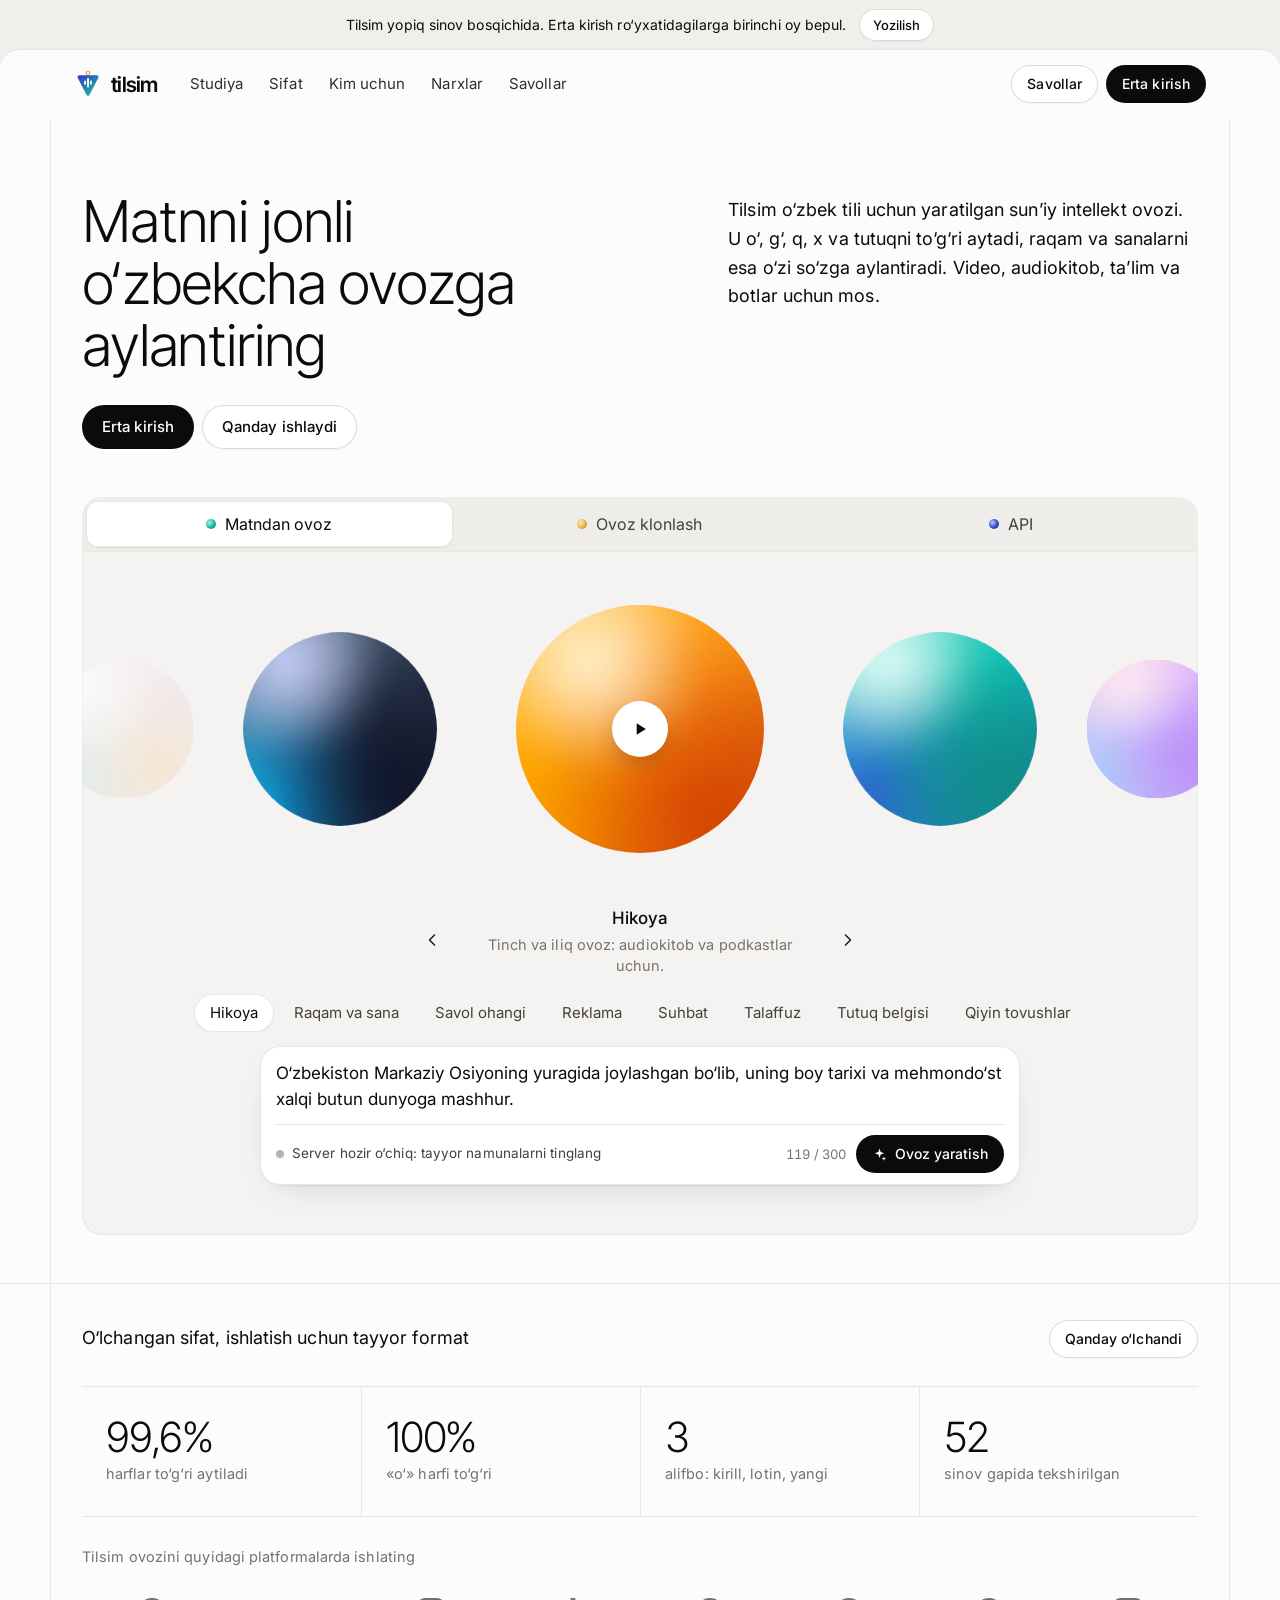
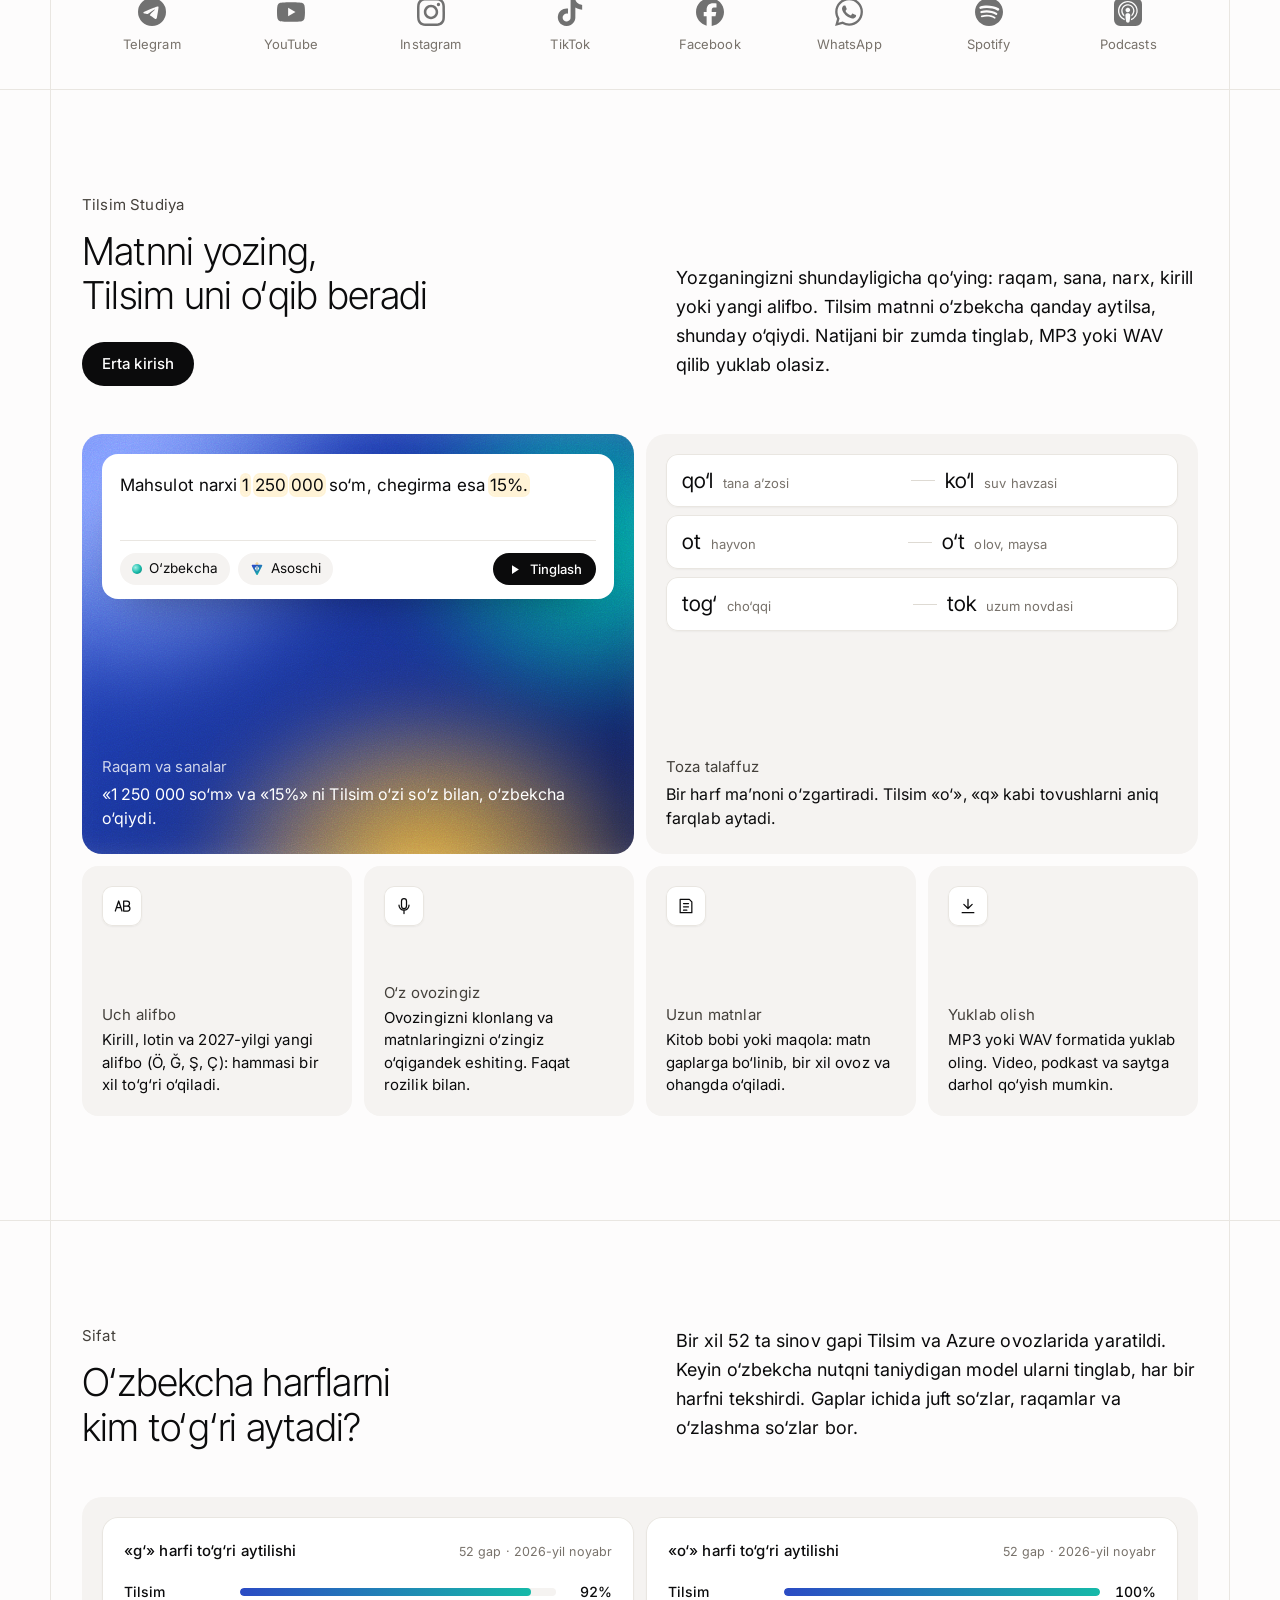
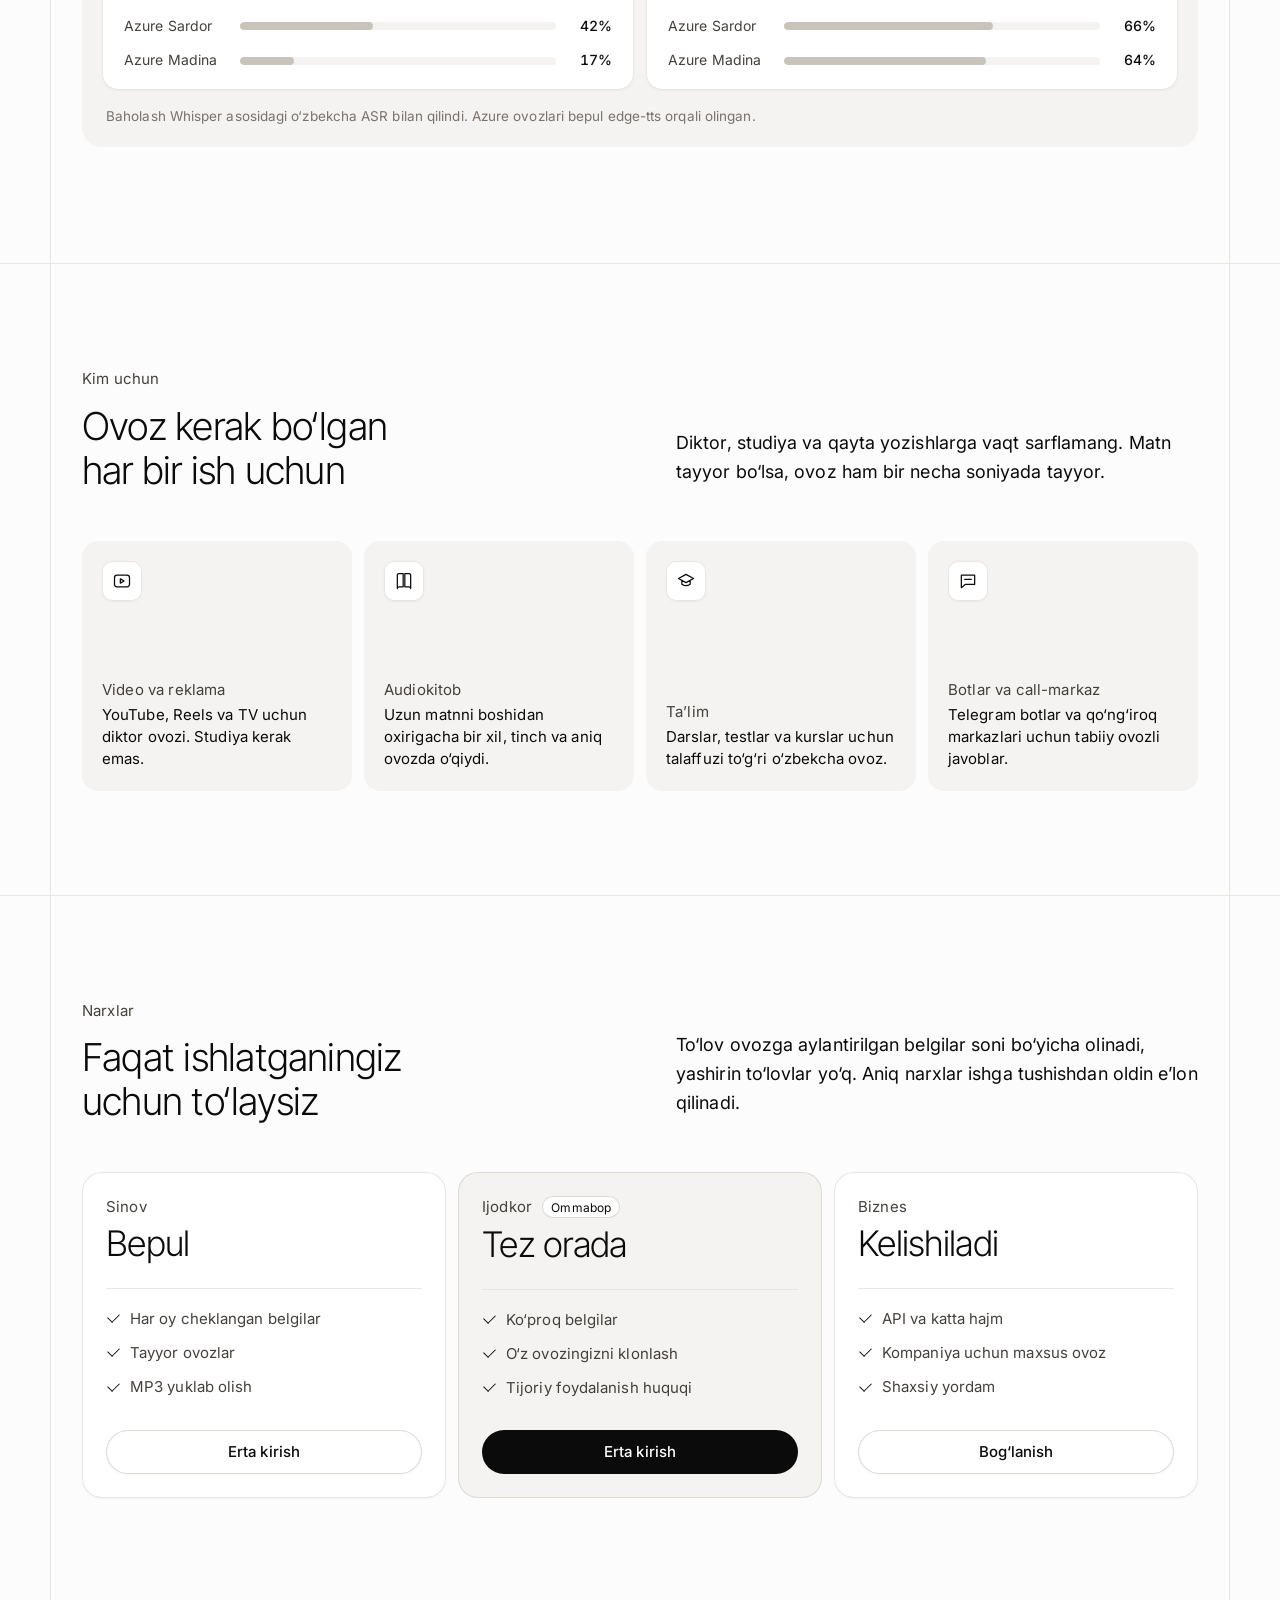
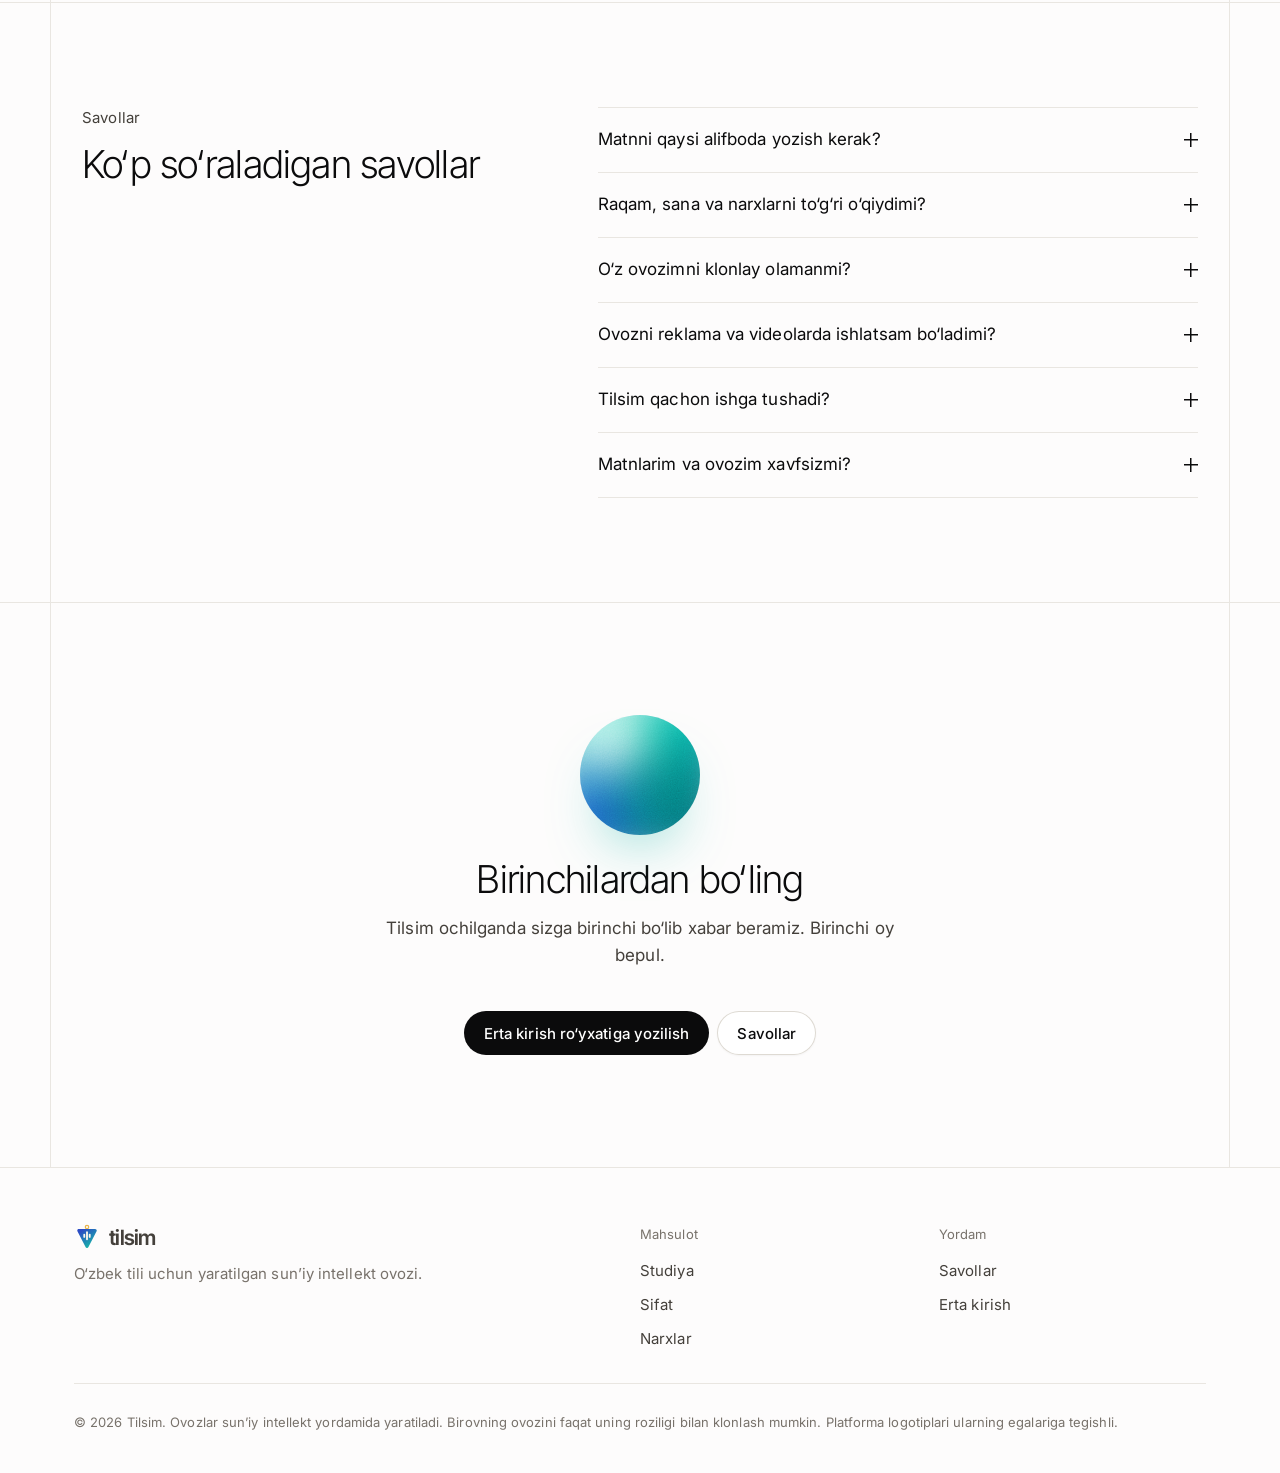
<file: index.html>
<!doctype html>
<html lang="uz">
<head>
  <meta charset="utf-8">
  <meta name="viewport" content="width=device-width, initial-scale=1, viewport-fit=cover">
  <title>Tilsim: o‘zbekcha sun’iy intellekt ovozi</title>
  <meta name="description" content="Tilsim matnni jonli o‘zbekcha ovozga aylantiradi: o‘, g‘, q, x va tutuqni to‘g‘ri aytadi, raqam va sanalarni o‘zi so‘zga aylantiradi.">
  <meta name="theme-color" content="#FDFCFC">
  <meta property="og:type" content="website">
  <meta property="og:title" content="Tilsim: o‘zbekcha sun’iy intellekt ovozi">
  <meta property="og:description" content="Matnni jonli o‘zbekcha ovozga aylantiring.">
  <link rel="icon" href="favicon.ico" sizes="48x48">
  <link rel="icon" href="assets/brand/tilsim-mark.svg" type="image/svg+xml">
  <link rel="apple-touch-icon" href="assets/brand/apple-touch-icon.png">
  <link rel="preconnect" href="https://fonts.googleapis.com">
  <link rel="preconnect" href="https://fonts.gstatic.com" crossorigin>
  <link href="https://fonts.googleapis.com/css2?family=Inter:wght@400;500;600&family=Inter+Tight:wght@300;400;500;600&display=swap" rel="stylesheet">
  <link rel="stylesheet" href="assets/css/site.css?v=24">
</head>
<body>
  <a class="skip" href="#asosiy">Asosiy qismga o‘tish</a>

  <div class="announce">
    <span>Tilsim yopiq sinov bosqichida. Erta kirish ro‘yxatidagilarga birinchi oy bepul.</span>
    <a class="btn btn-white btn-xs" href="#erta-kirish">Yozilish</a>
  </div>

  <div class="sheet">
    <!-- NAV -->
    <header class="nav" id="nav">
      <div class="wrap nav-row">
        <a class="brand" href="#" aria-label="Tilsim, bosh sahifa">
          <img src="assets/brand/tilsim-mark.svg" width="28" height="28" alt="">
          <span>tilsim</span>
        </a>
        <nav class="links" id="menu" aria-label="Asosiy menyu">
          <a href="#studio">Studiya</a>
          <a href="#sifat">Sifat</a>
          <a href="#kim-uchun">Kim uchun</a>
          <a href="#narxlar">Narxlar</a>
          <a href="#savollar">Savollar</a>
        </nav>
        <div class="nav-actions">
          <a class="btn btn-white btn-sm hide-sm" href="#savollar">Savollar</a>
          <a class="btn btn-black btn-sm" href="#erta-kirish">Erta kirish</a>
          <button class="menu-btn" id="menu-btn" type="button" aria-label="Menyuni ochish" aria-expanded="false" aria-controls="menu"><span></span><span></span></button>
        </div>
      </div>
    </header>

    <main id="asosiy">
      <!-- HERO -->
      <section class="frame hero">
        <div class="wrap">
          <div class="hero-head">
            <div>
              <h1>Matnni jonli <br class="br-lg">o‘zbekcha ovozga aylantiring</h1>
              <div class="actions">
                <a class="btn btn-black" href="#erta-kirish">Erta kirish</a>
                <a class="btn btn-white" href="#studio">Qanday ishlaydi</a>
              </div>
            </div>
            <p class="hero-lead">Tilsim o‘zbek tili uchun yaratilgan sun’iy intellekt ovozi. U o‘, g‘, q, x va tutuqni to‘g‘ri aytadi, raqam va sanalarni esa o‘zi so‘zga aylantiradi. Video, audiokitob, ta’lim va botlar uchun mos.</p>
          </div>

          <div class="product">
            <div class="seg" role="tablist" aria-label="Mahsulotlar">
              <button class="seg-btn" role="tab" aria-selected="true" aria-controls="p-tts" id="t-tts"><i class="dot d-feruza"></i>Matndan ovoz</button>
              <button class="seg-btn" role="tab" aria-selected="false" aria-controls="p-clone" id="t-clone"><i class="dot d-oltin"></i>Ovoz klonlash</button>
              <button class="seg-btn" role="tab" aria-selected="false" aria-controls="p-api" id="t-api"><i class="dot d-lapis"></i>API</button>
            </div>

            <div class="stage">
              <!-- TTS: voice orbs -->
              <div class="panel" role="tabpanel" id="p-tts" aria-labelledby="t-tts">
                <div class="orbs" id="orbs" aria-roledescription="karusel" aria-label="Ovoz namunalari"></div>
                <div class="orb-nav">
                  <button class="arrow" id="orb-prev" type="button" aria-label="Oldingi namuna"><svg viewBox="0 0 24 24"><path d="M15 6l-6 6 6 6"/></svg></button>
                  <div class="orb-caption" aria-live="polite"><b id="orb-title"></b><span id="orb-desc"></span></div>
                  <button class="arrow" id="orb-next" type="button" aria-label="Keyingi namuna"><svg viewBox="0 0 24 24"><path d="M9 6l6 6-6 6"/></svg></button>
                </div>
                <div class="stage-foot">
                  <div class="pills" id="orb-pills" role="tablist" aria-label="Namuna turi"></div>
                  <form class="composer" id="composer" autocomplete="off">
                    <label class="sr-only" for="tts-text">Ovozga aylantiriladigan matn</label>
                    <textarea id="tts-text" rows="2" maxlength="300" spellcheck="false" placeholder="O‘zbekcha matn yozing: raqam, sana va narxlar ham bo‘laveradi"></textarea>
                    <div class="composer-bar">
                      <span class="status" id="tts-status" data-state="check"><i class="led" aria-hidden="true"></i><span id="tts-status-text">Ovoz serveri tekshirilmoqda…</span></span>
                      <span class="count" id="tts-count" aria-live="off">0 / 300</span>
                      <a class="btn btn-white btn-sm" id="tts-download" href="#" download="tilsim.mp3" hidden><svg viewBox="0 0 24 24" aria-hidden="true"><path d="M11 4h2v9.2l3.3-3.3 1.4 1.4L12 17l-5.7-5.7 1.4-1.4 3.3 3.3z"/><path d="M5 19h14v2H5z"/></svg>Yuklab olish</a>
                      <button class="btn btn-black btn-sm" id="tts-go" type="submit"><svg class="ic-gen" viewBox="0 0 24 24" aria-hidden="true"><path d="M12 2.5l1.9 5.6 5.6 1.9-5.6 1.9L12 17.5l-1.9-5.6L4.5 10l5.6-1.9zM19 15l.9 2.6 2.6.9-2.6.9L19 22l-.9-2.6-2.6-.9 2.6-.9z"/></svg><svg class="ic-play" viewBox="0 0 24 24" aria-hidden="true" hidden><path d="M8 5v14l11-7z"/></svg><svg class="ic-stop" viewBox="0 0 24 24" aria-hidden="true" hidden><path d="M7 5h4v14H7zM13 5h4v14h-4z"/></svg><i class="spin" hidden aria-hidden="true"></i><span>Ovoz yaratish</span></button>
                    </div>
                  </form>
                  <p class="composer-msg" id="tts-msg" aria-live="polite"></p>
                </div>
              </div>

              <!-- Clone -->
              <div class="panel" role="tabpanel" id="p-clone" aria-labelledby="t-clone" hidden>
                <div class="clone">
                  <div class="clone-copy">
                    <p class="label">Ovoz klonlash</p>
                    <h3>O‘z ovozingizda gapiradigan Tilsim</h3>
                    <p>Bir necha daqiqalik toza yozuvingizdan shaxsiy ovoz yaratiladi. Shundan keyin kurslar, videolar va reklamalar sizning ovozingizda chiqadi. Bu sahifadagi barcha namunalar ham shu yo‘l bilan, loyiha asoschisining ovozida yaratilgan.</p>
                    <ol class="mini-steps">
                      <li><span>1</span>Yozib oling: tinch xonada, studiyamizdagi gaplarni o‘qing</li>
                      <li><span>2</span>Tasdiqlang: ovoz sizniki ekanini va roziligingizni bildiring</li>
                      <li><span>3</span>Ishlating: istalgan matnni o‘z ovozingizda yarating</li>
                    </ol>
                  </div>
                  <div class="clone-card">
                    <div class="orb orb-oltin orb-sm" aria-hidden="true"></div>
                    <p class="label">Klonlangan ovoz namunasi</p>
                    <p class="quote">«O‘zbekiston Markaziy Osiyoning yuragida joylashgan bo‘lib, uning boy tarixi va mehmondo‘st xalqi butun dunyoga mashhur.»</p>
                    <button class="btn btn-black btn-sm" type="button" data-play="hikoya"><svg viewBox="0 0 24 24" aria-hidden="true"><path class="i-play" d="M8 5v14l11-7z"/><path class="i-pause" d="M7 5h4v14H7zM13 5h4v14h-4z"/></svg><span>Tinglash</span></button>
                  </div>
                </div>
              </div>

              <!-- API -->
              <div class="panel" role="tabpanel" id="p-api" aria-labelledby="t-api" hidden>
                <div class="api">
                  <div class="api-copy">
                    <p class="label">API · kalitlar erta kirish ro‘yxatiga beriladi</p>
                    <h3>Ilovangizga o‘zbekcha ovoz qo‘shing</h3>
                    <p>Telegram bot, call-markaz yoki mobil ilova: bitta so‘rov bilan matn yuborasiz va tayyor audio olasiz. MP3, WAV yoki Telegram uchun OGG. Uzun matnlar fonda tayyorlanadi. Raqamlar, kirill va yangi alifbo avtomatik qayta ishlanadi.</p>
                  </div>
                  <pre class="code" aria-label="API so‘rov namunasi"><code><span class="c-mute"># Telegram uchun ovozli xabar</span>
curl $TILSIM_API/v1/tts \
  -H <span class="c-str">"X-API-Key: $TILSIM_KEY"</span> \
  -H <span class="c-str">"Content-Type: application/json"</span> \
  -d <span class="c-str">'{
    "text": "Narxi 125 000 so‘m, chegirma 15%.",
    "voice": "asoschi",
    "format": "ogg"
  }'</span> \
  -o javob.ogg</code></pre>
                </div>
              </div>
            </div>
          </div>
        </div>
      </section>

      <!-- PROOF GRID -->
      <section class="frame proof">
        <div class="wrap">
          <div class="proof-head">
            <p>O‘lchangan sifat, ishlatish uchun tayyor format</p>
            <a class="btn btn-white btn-sm" href="#sifat">Qanday o‘lchandi</a>
          </div>
          <div class="stats">
            <div><b>99,6%</b><span>harflar to‘g‘ri aytiladi</span></div>
            <div><b>100%</b><span>«o‘» harfi to‘g‘ri</span></div>
            <div><b>3</b><span>alifbo: kirill, lotin, yangi</span></div>
            <div><b>52</b><span>sinov gapida tekshirilgan</span></div>
          </div>
          <p class="logos-label">Tilsim ovozini quyidagi platformalarda ishlating</p>
          <ul class="logos" aria-label="Platformalar">
            <li><img src="assets/logos/telegram.svg" alt="Telegram" width="28" height="28"><span>Telegram</span></li>
            <li><img src="assets/logos/youtube.svg" alt="YouTube" width="28" height="28"><span>YouTube</span></li>
            <li><img src="assets/logos/instagram.svg" alt="Instagram" width="28" height="28"><span>Instagram</span></li>
            <li><img src="assets/logos/tiktok.svg" alt="TikTok" width="28" height="28"><span>TikTok</span></li>
            <li><img src="assets/logos/facebook.svg" alt="Facebook" width="28" height="28"><span>Facebook</span></li>
            <li><img src="assets/logos/whatsapp.svg" alt="WhatsApp" width="28" height="28"><span>WhatsApp</span></li>
            <li><img src="assets/logos/spotify.svg" alt="Spotify" width="28" height="28"><span>Spotify</span></li>
            <li><img src="assets/logos/applepodcasts.svg" alt="Apple Podcasts" width="28" height="28"><span>Podcasts</span></li>
          </ul>
        </div>
      </section>

      <!-- STUDIO -->
      <section class="frame section" id="studio">
        <div class="wrap">
          <div class="sec-head">
            <div>
              <p class="label">Tilsim Studiya</p>
              <h2>Matnni yozing, <br class="br-lg">Tilsim uni o‘qib beradi</h2>
              <a class="btn btn-black" href="#erta-kirish">Erta kirish</a>
            </div>
            <p>Yozganingizni shundayligicha qo‘ying: raqam, sana, narx, kirill yoki yangi alifbo. Tilsim matnni o‘zbekcha qanday aytilsa, shunday o‘qiydi. Natijani bir zumda tinglab, MP3 yoki WAV qilib yuklab olasiz.</p>
          </div>

          <div class="media-row">
            <article class="media media-grad g-lapis">
              <div class="editor">
                <p class="editor-text" id="ed-text"></p>
                <div class="editor-bar">
                  <span class="chip"><i class="dot d-feruza"></i>O‘zbekcha</span>
                  <span class="chip"><img src="assets/brand/tilsim-mark.svg" width="14" height="14" alt="">Asoschi</span>
                  <button class="btn btn-black btn-xs ml-auto" type="button" id="ed-play"><svg viewBox="0 0 24 24" aria-hidden="true"><path class="i-play" d="M8 5v14l11-7z"/><path class="i-pause" d="M7 5h4v14H7zM13 5h4v14h-4z"/></svg><span>Tinglash</span></button>
                </div>
              </div>
              <div class="media-caption on-dark">
                <p class="label">Raqam va sanalar</p>
                <p>«1 250 000 so‘m» va «15%» ni Tilsim o‘zi so‘z bilan, o‘zbekcha o‘qiydi.</p>
              </div>
            </article>

            <article class="media">
              <ul class="pairs" aria-label="Juft so‘zlar">
                <li><b>qo‘l</b><em>tana a’zosi</em><i></i><b>ko‘l</b><em>suv havzasi</em></li>
                <li><b>ot</b><em>hayvon</em><i></i><b>o‘t</b><em>olov, maysa</em></li>
                <li><b>tog‘</b><em>cho‘qqi</em><i></i><b>tok</b><em>uzum novdasi</em></li>
              </ul>
              <div class="media-caption">
                <p class="label">Toza talaffuz</p>
                <p>Bir harf ma’noni o‘zgartiradi. Tilsim «o‘», «q» kabi tovushlarni aniq farqlab aytadi.</p>
              </div>
            </article>
          </div>

          <div class="tiles">
            <article class="tile">
              <span class="ico"><svg viewBox="0 0 24 24"><path d="M4 18 8 6l4 12M5.5 14h5M14 6h4a3 3 0 0 1 0 6h-4zm0 6h4.5a3 3 0 0 1 0 6H14z"/></svg></span>
              <div><p class="label">Uch alifbo</p><p>Kirill, lotin va 2027-yilgi yangi alifbo (Ö, Ğ, Ş, Ç): hammasi bir xil to‘g‘ri o‘qiladi.</p></div>
            </article>
            <article class="tile">
              <span class="ico"><svg viewBox="0 0 24 24"><path d="M12 3a3 3 0 0 1 3 3v6a3 3 0 0 1-6 0V6a3 3 0 0 1 3-3zM6 11a6 6 0 0 0 12 0M12 17v4"/></svg></span>
              <div><p class="label">O‘z ovozingiz</p><p>Ovozingizni klonlang va matnlaringizni o‘zingiz o‘qigandek eshiting. Faqat rozilik bilan.</p></div>
            </article>
            <article class="tile">
              <span class="ico"><svg viewBox="0 0 24 24"><path d="M5 4h11l3 3v13H5zM9 9h6M9 13h6M9 17h4"/></svg></span>
              <div><p class="label">Uzun matnlar</p><p>Kitob bobi yoki maqola: matn gaplarga bo‘linib, bir xil ovoz va ohangda o‘qiladi.</p></div>
            </article>
            <article class="tile">
              <span class="ico"><svg viewBox="0 0 24 24"><path d="M12 4v11M7 10l5 5 5-5M5 20h14"/></svg></span>
              <div><p class="label">Yuklab olish</p><p>MP3 yoki WAV formatida yuklab oling. Video, podkast va saytga darhol qo‘yish mumkin.</p></div>
            </article>
          </div>
        </div>
      </section>

      <!-- QUALITY -->
      <section class="frame section" id="sifat">
        <div class="wrap">
          <div class="sec-head">
            <div>
              <p class="label">Sifat</p>
              <h2>O‘zbekcha harflarni <br class="br-lg">kim to‘g‘ri aytadi?</h2>
            </div>
            <p>Bir xil 52 ta sinov gapi Tilsim va Azure ovozlarida yaratildi. Keyin o‘zbekcha nutqni taniydigan model ularni tinglab, har bir harfni tekshirdi. Gaplar ichida juft so‘zlar, raqamlar va o‘zlashma so‘zlar bor.</p>
          </div>
          <div class="media-row single">
            <article class="media media-chart">
              <div class="chart-card">
                <div class="chart-head"><b>«g‘» harfi to‘g‘ri aytilishi</b><span>52 gap · 2026-yil noyabr</span></div>
                <div class="bars" id="bars-g">
                  <div class="bar us"><span>Tilsim</span><div class="track"><i style="--v:92%"></i></div><b>92%</b></div>
                  <div class="bar"><span>Azure Sardor</span><div class="track"><i style="--v:42%"></i></div><b>42%</b></div>
                  <div class="bar"><span>Azure Madina</span><div class="track"><i style="--v:17%"></i></div><b>17%</b></div>
                </div>
              </div>
              <div class="chart-card">
                <div class="chart-head"><b>«o‘» harfi to‘g‘ri aytilishi</b><span>52 gap · 2026-yil noyabr</span></div>
                <div class="bars" id="bars-o">
                  <div class="bar us"><span>Tilsim</span><div class="track"><i style="--v:100%"></i></div><b>100%</b></div>
                  <div class="bar"><span>Azure Sardor</span><div class="track"><i style="--v:66%"></i></div><b>66%</b></div>
                  <div class="bar"><span>Azure Madina</span><div class="track"><i style="--v:64%"></i></div><b>64%</b></div>
                </div>
              </div>
              <p class="foot-note">Baholash Whisper asosidagi o‘zbekcha ASR bilan qilindi. Azure ovozlari bepul edge-tts orqali olingan.</p>
            </article>
          </div>
        </div>
      </section>

      <!-- USE CASES -->
      <section class="frame section" id="kim-uchun">
        <div class="wrap">
          <div class="sec-head">
            <div>
              <p class="label">Kim uchun</p>
              <h2>Ovoz kerak bo‘lgan <br class="br-lg">har bir ish uchun</h2>
            </div>
            <p>Diktor, studiya va qayta yozishlarga vaqt sarflamang. Matn tayyor bo‘lsa, ovoz ham bir necha soniyada tayyor.</p>
          </div>
          <div class="tiles">
            <article class="tile">
              <span class="ico"><svg viewBox="0 0 24 24"><rect x="3" y="5" width="18" height="14" rx="3"/><path d="M10 9.5v5l4.5-2.5z"/></svg></span>
              <div><p class="label">Video va reklama</p><p>YouTube, Reels va TV uchun diktor ovozi. Studiya kerak emas.</p></div>
            </article>
            <article class="tile">
              <span class="ico"><svg viewBox="0 0 24 24"><path d="M4 5a2 2 0 0 1 2-2h5v16H6a2 2 0 0 0-2 2zM20 5a2 2 0 0 0-2-2h-5v16h5a2 2 0 0 1 2 2z"/></svg></span>
              <div><p class="label">Audiokitob</p><p>Uzun matnni boshidan oxirigacha bir xil, tinch va aniq ovozda o‘qiydi.</p></div>
            </article>
            <article class="tile">
              <span class="ico"><svg viewBox="0 0 24 24"><path d="M3 9l9-5 9 5-9 5zM7 11v5c3 2 7 2 10 0v-5"/></svg></span>
              <div><p class="label">Ta’lim</p><p>Darslar, testlar va kurslar uchun talaffuzi to‘g‘ri o‘zbekcha ovoz.</p></div>
            </article>
            <article class="tile">
              <span class="ico"><svg viewBox="0 0 24 24"><path d="M4 5h16v11H9l-5 4z"/><path d="M8 10h8"/></svg></span>
              <div><p class="label">Botlar va call-markaz</p><p>Telegram botlar va qo‘ng‘iroq markazlari uchun tabiiy ovozli javoblar.</p></div>
            </article>
          </div>
        </div>
      </section>

      <!-- PRICING -->
      <section class="frame section" id="narxlar">
        <div class="wrap">
          <div class="sec-head">
            <div>
              <p class="label">Narxlar</p>
              <h2>Faqat ishlatganingiz <br class="br-lg">uchun to‘laysiz</h2>
            </div>
            <p>To‘lov ovozga aylantirilgan belgilar soni bo‘yicha olinadi, yashirin to‘lovlar yo‘q. Aniq narxlar ishga tushishdan oldin e’lon qilinadi.</p>
          </div>
          <div class="plans">
            <div class="plan">
              <p class="label">Sinov</p><p class="price">Bepul</p>
              <ul><li>Har oy cheklangan belgilar</li><li>Tayyor ovozlar</li><li>MP3 yuklab olish</li></ul>
              <a class="btn btn-white" href="#erta-kirish">Erta kirish</a>
            </div>
            <div class="plan plan-hot">
              <p class="label">Ijodkor <span class="tag">Ommabop</span></p><p class="price">Tez orada</p>
              <ul><li>Ko‘proq belgilar</li><li>O‘z ovozingizni klonlash</li><li>Tijoriy foydalanish huquqi</li></ul>
              <a class="btn btn-black" href="#erta-kirish">Erta kirish</a>
            </div>
            <div class="plan">
              <p class="label">Biznes</p><p class="price">Kelishiladi</p>
              <ul><li>API va katta hajm</li><li>Kompaniya uchun maxsus ovoz</li><li>Shaxsiy yordam</li></ul>
              <a class="btn btn-white" href="#erta-kirish">Bog‘lanish</a>
            </div>
          </div>
        </div>
      </section>

      <!-- FAQ -->
      <section class="frame section" id="savollar">
        <div class="wrap faq-grid">
          <div>
            <p class="label">Savollar</p>
            <h2>Ko‘p so‘raladigan savollar</h2>
          </div>
          <div class="faq">
            <details><summary>Matnni qaysi alifboda yozish kerak?</summary><p>Qaysi biri qulay bo‘lsa, o‘shanda yozing: kirill, lotin yoki 2027-yildan kuchga kiradigan yangi lotin alifbosi (Ö, Ğ, Ş, Ç). Tilsim hammasini bir xil to‘g‘ri o‘qiydi.</p></details>
            <details><summary>Raqam, sana va narxlarni to‘g‘ri o‘qiydimi?</summary><p>Ha. «2026-yil 15-noyabr», «14:30», «125 000 so‘m», «15%» kabi yozuvlarni Tilsim o‘zi so‘zga aylantirib, o‘zbekcha o‘qiydi.</p></details>
            <details><summary>O‘z ovozimni klonlay olamanmi?</summary><p>Ha, Ijodkor va Biznes rejalarida. Buning uchun ovoz egasining roziligi shart: birovning ovozini uning ruxsatisiz klonlab bo‘lmaydi.</p></details>
            <details><summary>Ovozni reklama va videolarda ishlatsam bo‘ladimi?</summary><p>Ha, pullik rejalarda tijoriy foydalanish huquqi bor. Bepul sinov shaxsiy foydalanish uchun.</p></details>
            <details><summary>Tilsim qachon ishga tushadi?</summary><p>Hozir yopiq sinov bosqichidamiz. Erta kirish ro‘yxatiga yozilsangiz, ochilishi bilan birinchi bo‘lib xabar olasiz, birinchi oy esa bepul bo‘ladi.</p></details>
            <details><summary>Matnlarim va ovozim xavfsizmi?</summary><p>Matnlar faqat ovoz yaratish uchun ishlatiladi. Klonlangan ovoz faqat sizning hisobingizda turadi. Har bir audioga sun’iy intellekt yaratganini bildiruvchi ko‘rinmas belgi qo‘shiladi.</p></details>
          </div>
        </div>
      </section>

      <!-- FINAL CTA -->
      <section class="frame final" id="erta-kirish">
        <div class="wrap final-box">
          <div class="orb orb-feruza orb-hero" aria-hidden="true"></div>
          <h2>Birinchilardan bo‘ling</h2>
          <p>Tilsim ochilganda sizga birinchi bo‘lib xabar beramiz. Birinchi oy bepul.</p>
          <div class="actions center">
            <!-- TODO(owner): the real contact goes here (Telegram link or waitlist form endpoint) -->
            <a class="btn btn-black" href="#" data-todo="contact">Erta kirish ro‘yxatiga yozilish</a>
            <a class="btn btn-white" href="#savollar">Savollar</a>
          </div>
        </div>
      </section>
    </main>

    <footer class="footer">
      <div class="wrap foot-grid">
        <div class="foot-brand">
          <a class="brand" href="#"><img src="assets/brand/tilsim-mark.svg" width="26" height="26" alt=""><span>tilsim</span></a>
          <p>O‘zbek tili uchun yaratilgan sun’iy intellekt ovozi.</p>
        </div>
        <div><p class="foot-h">Mahsulot</p><a href="#studio">Studiya</a><a href="#sifat">Sifat</a><a href="#narxlar">Narxlar</a></div>
        <div><p class="foot-h">Yordam</p><a href="#savollar">Savollar</a><a href="#erta-kirish">Erta kirish</a></div>
        <p class="foot-legal">© 2026 Tilsim. Ovozlar sun’iy intellekt yordamida yaratiladi. Birovning ovozini faqat uning roziligi bilan klonlash mumkin. Platforma logotiplari ularning egalariga tegishli.</p>
      </div>
    </footer>
  </div>

  <audio id="player" preload="none"></audio>
  <script src="assets/js/site.js?v=24"></script>
</body>
</html>
</file>
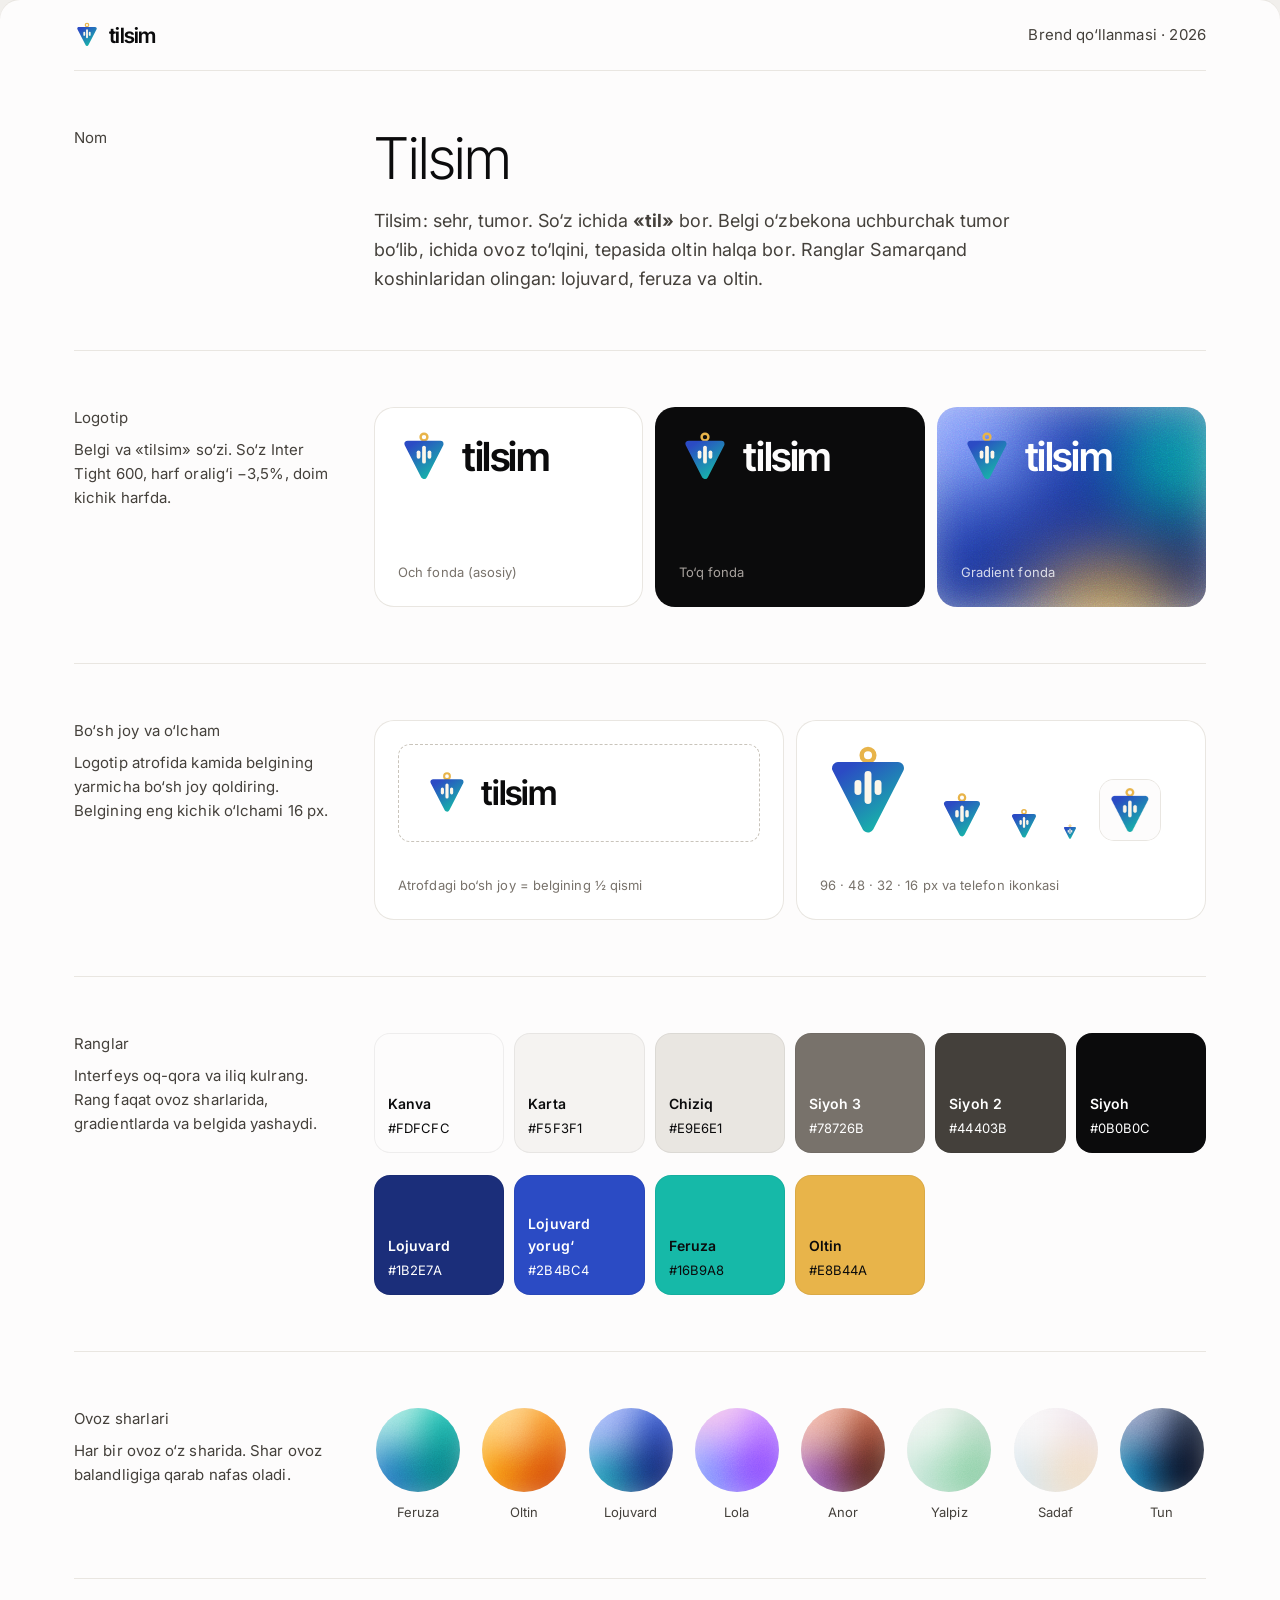
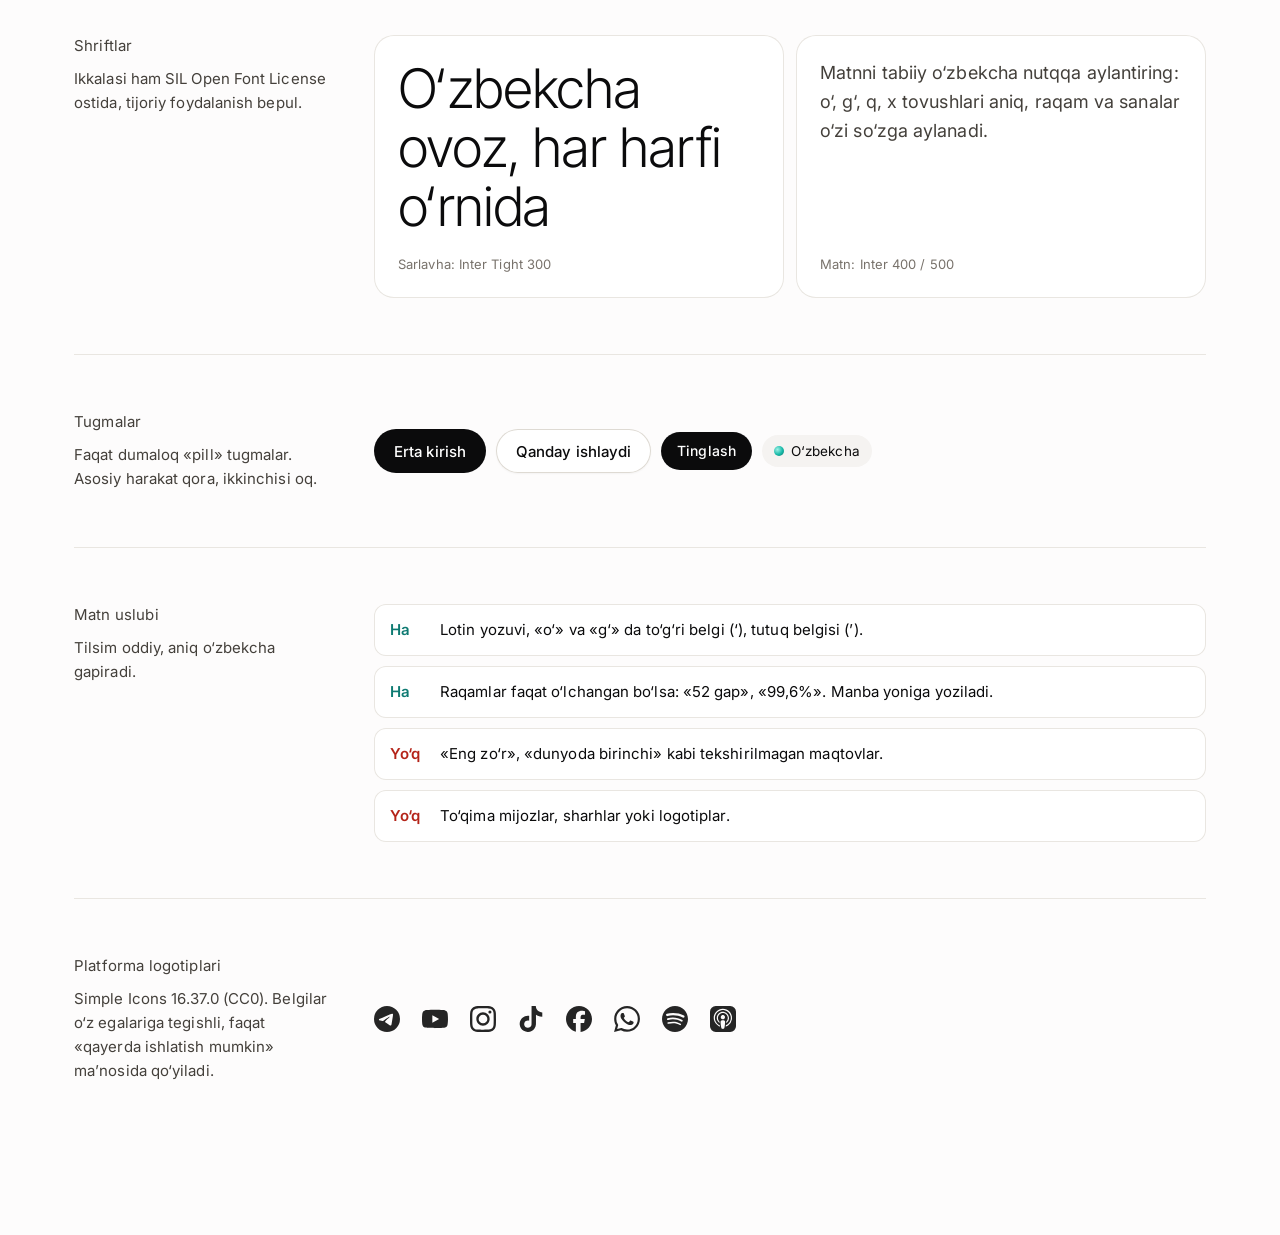
<file: brand.html>
<!doctype html>
<html lang="uz">
<head>
  <meta charset="utf-8">
  <meta name="viewport" content="width=device-width, initial-scale=1">
  <title>Tilsim brendi</title>
  <meta name="robots" content="noindex">
  <link rel="icon" href="favicon.ico" sizes="48x48">
  <link rel="icon" href="assets/brand/tilsim-mark.svg" type="image/svg+xml">
  <link rel="preconnect" href="https://fonts.googleapis.com">
  <link rel="preconnect" href="https://fonts.gstatic.com" crossorigin>
  <link href="https://fonts.googleapis.com/css2?family=Inter:wght@400;500;600&family=Inter+Tight:wght@300;400;500;600&display=swap" rel="stylesheet">
  <link rel="stylesheet" href="assets/css/site.css?v=24">
  <style>
    .bk { padding: 56px 0 96px; }
    .bk-head { display: flex; align-items: center; justify-content: space-between; gap: 16px; padding: 22px 0; border-bottom: 1px solid var(--line); }
    .bk-sec { display: grid; grid-template-columns: 260px 1fr; gap: 40px; padding: 56px 0; border-bottom: 1px solid var(--line); }
    .bk-sec:last-child { border-bottom: 0; }
    .bk-sec > div:first-child p:not(.label) { margin-top: 10px; color: var(--ink-2); font-size: 15px; }
    @media (max-width: 860px) { .bk-sec { grid-template-columns: 1fr; gap: 20px; padding: 40px 0; } }
    .grid { display: grid; grid-template-columns: repeat(auto-fit, minmax(240px, 1fr)); gap: 12px; }
    .card { position: relative; overflow: hidden; display: flex; flex-direction: column; justify-content: space-between; gap: 18px; min-height: 200px; padding: 24px; border-radius: var(--r-lg); background: var(--card); }
    .card.white { background: var(--white); box-shadow: inset 0 0 0 1px var(--line); }
    .card.ink { background: var(--ink); color: #FDFCFC; }
    .card.ink .cap { color: #A8A29E; }
    .card.media-grad .cap { color: rgba(255, 255, 255, .8); }
    .cap { font-size: 13px; color: var(--ink-3); }
    .lockup { display: inline-flex; align-items: center; gap: 12px; font: 600 40px/1 var(--display); letter-spacing: -.035em; }
    .lockup img { width: 52px; height: 52px; }
    .sizes { display: flex; align-items: flex-end; gap: 22px; flex-wrap: wrap; }
    .space { position: relative; display: inline-flex; padding: 26px; border: 1px dashed #C9C4BB; border-radius: 12px; }
    .space .lockup { font-size: 34px; } .space .lockup img { width: 44px; height: 44px; }
    .sw { display: flex; flex-direction: column; justify-content: flex-end; gap: 2px; min-height: 120px; padding: 14px; border-radius: var(--r); font-size: 13px; box-shadow: inset 0 0 0 1px rgba(0, 0, 0, .06); }
    .sw b { font-weight: 600; font-size: 14px; }
    .sw-grid { display: grid; grid-template-columns: repeat(auto-fill, minmax(120px, 1fr)); gap: 10px; }
    .orbs-row { display: grid; grid-template-columns: repeat(auto-fill, minmax(84px, 1fr)); gap: 18px; }
    .orbs-row figure { margin: 0; display: grid; gap: 10px; justify-items: center; font-size: 13px; color: var(--ink-2); }
    .orbs-row .orb { width: 84px; height: 84px; }
    .type-a { font: 300 clamp(2.2rem, 4.5vw, 3.4rem)/1.08 var(--display); letter-spacing: -.02em; }
    .type-b { font-size: 18px; line-height: 1.6; color: var(--ink-2); }
    .row-btns { display: flex; flex-wrap: wrap; gap: 10px; align-items: center; }
    .rules { list-style: none; margin: 0; padding: 0; display: grid; gap: 10px; }
    .rules li { display: grid; grid-template-columns: 40px 1fr; gap: 10px; padding: 14px 16px; border-radius: var(--r-sm); background: var(--white); box-shadow: inset 0 0 0 1px var(--line); font-size: 15px; }
    .rules .y { color: #0E7A72; font-weight: 600; } .rules .n { color: #B42318; font-weight: 600; }
    .logo-row { display: flex; flex-wrap: wrap; gap: 22px; align-items: center; }
    .logo-row img { width: 26px; height: 26px; opacity: .85; }
  </style>
</head>
<body>
  <div class="sheet">
    <div class="wrap">
      <header class="bk-head">
        <a class="brand" href="index.html"><img src="assets/brand/tilsim-mark.svg" width="26" height="26" alt=""><span>tilsim</span></a>
        <span class="label">Brend qo‘llanmasi · 2026</span>
      </header>

      <main class="bk">
        <section class="bk-sec" style="padding-top:0">
          <div><p class="label">Nom</p></div>
          <div>
            <h1>Tilsim</h1>
            <p class="type-b" style="margin-top:18px;max-width:640px">Tilsim: sehr, tumor. So‘z ichida <b>«til»</b> bor. Belgi o‘zbekona uchburchak tumor bo‘lib, ichida ovoz to‘lqini, tepasida oltin halqa bor. Ranglar Samarqand koshinlaridan olingan: lojuvard, feruza va oltin.</p>
          </div>
        </section>

        <section class="bk-sec">
          <div><p class="label">Logotip</p><p>Belgi va «tilsim» so‘zi. So‘z Inter Tight 600, harf oralig‘i −3,5%, doim kichik harfda.</p></div>
          <div class="grid">
            <div class="card white"><span class="lockup"><img src="assets/brand/tilsim-mark.svg" alt=""><span>tilsim</span></span><span class="cap">Och fonda (asosiy)</span></div>
            <div class="card ink"><span class="lockup"><img src="assets/brand/tilsim-mark.svg" alt=""><span>tilsim</span></span><span class="cap">To‘q fonda</span></div>
            <div class="card media-grad g-lapis"><span class="lockup"><img src="assets/brand/tilsim-mark.svg" alt=""><span>tilsim</span></span><span class="cap">Gradient fonda</span></div>
          </div>
        </section>

        <section class="bk-sec">
          <div><p class="label">Bo‘sh joy va o‘lcham</p><p>Logotip atrofida kamida belgining yarmicha bo‘sh joy qoldiring. Belgining eng kichik o‘lchami 16 px.</p></div>
          <div class="grid">
            <div class="card white"><span class="space"><span class="lockup"><img src="assets/brand/tilsim-mark.svg" alt=""><span>tilsim</span></span></span><span class="cap">Atrofdagi bo‘sh joy = belgining ½ qismi</span></div>
            <div class="card white"><div class="sizes">
              <img src="assets/brand/tilsim-mark.svg" width="96" height="96" alt="">
              <img src="assets/brand/tilsim-mark.svg" width="48" height="48" alt="">
              <img src="assets/brand/tilsim-mark.svg" width="32" height="32" alt="">
              <img src="assets/brand/tilsim-mark.svg" width="16" height="16" alt="">
              <img src="assets/brand/apple-touch-icon.png" width="60" height="60" alt="" style="border-radius:14px;box-shadow:0 0 0 1px var(--line)">
            </div><span class="cap">96 · 48 · 32 · 16 px va telefon ikonkasi</span></div>
          </div>
        </section>

        <section class="bk-sec">
          <div><p class="label">Ranglar</p><p>Interfeys oq-qora va iliq kulrang. Rang faqat ovoz sharlarida, gradientlarda va belgida yashaydi.</p></div>
          <div style="display:grid;gap:22px">
            <div class="sw-grid">
              <div class="sw" style="background:#FDFCFC"><b>Kanva</b>#FDFCFC</div>
              <div class="sw" style="background:#F5F3F1"><b>Karta</b>#F5F3F1</div>
              <div class="sw" style="background:#E9E6E1"><b>Chiziq</b>#E9E6E1</div>
              <div class="sw" style="background:#78726B;color:#fff"><b>Siyoh 3</b>#78726B</div>
              <div class="sw" style="background:#44403B;color:#fff"><b>Siyoh 2</b>#44403B</div>
              <div class="sw" style="background:#0B0B0C;color:#fff"><b>Siyoh</b>#0B0B0C</div>
            </div>
            <div class="sw-grid">
              <div class="sw" style="background:#1B2E7A;color:#fff"><b>Lojuvard</b>#1B2E7A</div>
              <div class="sw" style="background:#2B4BC4;color:#fff"><b>Lojuvard yorug‘</b>#2B4BC4</div>
              <div class="sw" style="background:#16B9A8;color:#0B0B0C"><b>Feruza</b>#16B9A8</div>
              <div class="sw" style="background:#E8B44A;color:#0B0B0C"><b>Oltin</b>#E8B44A</div>
            </div>
          </div>
        </section>

        <section class="bk-sec">
          <div><p class="label">Ovoz sharlari</p><p>Har bir ovoz o‘z sharida. Shar ovoz balandligiga qarab nafas oladi.</p></div>
          <div class="orbs-row">
            <figure><span class="orb orb-feruza"></span>Feruza</figure>
            <figure><span class="orb orb-oltin"></span>Oltin</figure>
            <figure><span class="orb orb-lapis"></span>Lojuvard</figure>
            <figure><span class="orb orb-lola"></span>Lola</figure>
            <figure><span class="orb orb-anor"></span>Anor</figure>
            <figure><span class="orb orb-yalpiz"></span>Yalpiz</figure>
            <figure><span class="orb orb-sadaf"></span>Sadaf</figure>
            <figure><span class="orb orb-tun"></span>Tun</figure>
          </div>
        </section>

        <section class="bk-sec">
          <div><p class="label">Shriftlar</p><p>Ikkalasi ham SIL Open Font License ostida, tijoriy foydalanish bepul.</p></div>
          <div class="grid">
            <div class="card white"><p class="type-a">O‘zbekcha ovoz, har harfi o‘rnida</p><span class="cap">Sarlavha: Inter Tight 300</span></div>
            <div class="card white"><p class="type-b">Matnni tabiiy o‘zbekcha nutqqa aylantiring: o‘, g‘, q, x tovushlari aniq, raqam va sanalar o‘zi so‘zga aylanadi.</p><span class="cap">Matn: Inter 400 / 500</span></div>
          </div>
        </section>

        <section class="bk-sec">
          <div><p class="label">Tugmalar</p><p>Faqat dumaloq «pill» tugmalar. Asosiy harakat qora, ikkinchisi oq.</p></div>
          <div class="row-btns">
            <a class="btn btn-black" href="#">Erta kirish</a>
            <a class="btn btn-white" href="#">Qanday ishlaydi</a>
            <a class="btn btn-black btn-sm" href="#">Tinglash</a>
            <span class="chip"><i class="dot d-feruza"></i>O‘zbekcha</span>
          </div>
        </section>

        <section class="bk-sec">
          <div><p class="label">Matn uslubi</p><p>Tilsim oddiy, aniq o‘zbekcha gapiradi.</p></div>
          <ul class="rules">
            <li><span class="y">Ha</span><span>Lotin yozuvi, «o‘» va «g‘» da to‘g‘ri belgi (‘), tutuq belgisi (’).</span></li>
            <li><span class="y">Ha</span><span>Raqamlar faqat o‘lchangan bo‘lsa: «52 gap», «99,6%». Manba yoniga yoziladi.</span></li>
            <li><span class="n">Yo‘q</span><span>«Eng zo‘r», «dunyoda birinchi» kabi tekshirilmagan maqtovlar.</span></li>
            <li><span class="n">Yo‘q</span><span>To‘qima mijozlar, sharhlar yoki logotiplar.</span></li>
          </ul>
        </section>

        <section class="bk-sec">
          <div><p class="label">Platforma logotiplari</p><p>Simple Icons 16.37.0 (CC0). Belgilar o‘z egalariga tegishli, faqat «qayerda ishlatish mumkin» ma’nosida qo‘yiladi.</p></div>
          <div class="logo-row">
            <img src="assets/logos/telegram.svg" alt="Telegram"><img src="assets/logos/youtube.svg" alt="YouTube"><img src="assets/logos/instagram.svg" alt="Instagram"><img src="assets/logos/tiktok.svg" alt="TikTok"><img src="assets/logos/facebook.svg" alt="Facebook"><img src="assets/logos/whatsapp.svg" alt="WhatsApp"><img src="assets/logos/spotify.svg" alt="Spotify"><img src="assets/logos/applepodcasts.svg" alt="Apple Podcasts">
          </div>
        </section>
      </main>
    </div>
  </div>
</body>
</html>
</file>
<file: assets/css/site.css>
/* Tilsim — calm, editorial UI: warm off-white canvas, black type, light display headings, soft grey
   cards, hairline frame. Colour lives only in the voice orbs and gradient art (lapis, feruza, oltin). */
:root {
  --canvas: #FDFCFC;
  --frame-bg: #F1EFEC;     /* behind the rounded sheet */
  --card: #F5F3F1;
  --card-2: #EFEDEA;
  --white: #FFFFFF;
  --ink: #0B0B0C;
  --ink-2: #44403B;        /* warm secondary text */
  --ink-3: #78726B;        /* tertiary / captions */
  --line: #E9E6E1;
  --line-2: #DEDAD3;

  --lapis: #1B2E7A;
  --lapis-2: #2B4BC4;
  --feruza: #16B9A8;
  --oltin: #E8B44A;

  --r-xs: 10px;
  --r-sm: 12px;
  --r: 16px;
  --r-lg: 20px;
  --wrap: 1180px;
  --display: 'Inter Tight', 'Inter', system-ui, sans-serif;
  --body: 'Inter', system-ui, -apple-system, 'Segoe UI', Roboto, sans-serif;
  --ease: cubic-bezier(.2, .7, .2, 1);
  color-scheme: light;
}

* { box-sizing: border-box; }
html { scroll-behavior: smooth; scroll-padding-top: 76px; background: var(--frame-bg); }
body { margin: 0; font: 400 17px/1.6 var(--body); letter-spacing: .005em; color: var(--ink); background: var(--frame-bg); -webkit-font-smoothing: antialiased; }
img, svg { display: block; }
a { color: inherit; text-decoration: none; }
p { margin: 0; }
h1, h2, h3 { margin: 0; font-family: var(--display); font-weight: 300; letter-spacing: -.02em; color: var(--ink); }
h1 { font-size: clamp(2.4rem, 4.6vw, 3.6rem); line-height: 1.08; }
h2 { font-size: clamp(1.9rem, 3vw, 2.5rem); line-height: 1.15; }
h3 { font-size: 1.6rem; line-height: 1.2; }
.br-lg { display: none; }
@media (min-width: 900px) { .br-lg { display: inline; } }
.wrap { width: min(var(--wrap), 100%); margin: 0 auto; padding: 0 24px; }
@media (max-width: 520px) { .wrap { padding: 0 16px; } body { font-size: 16px; } }
.skip { position: absolute; left: -999px; top: 8px; z-index: 100; padding: 10px 14px; border-radius: 10px; background: var(--ink); color: #fff; }
.skip:focus { left: 8px; }
:focus-visible { outline: 2px solid var(--ink); outline-offset: 3px; border-radius: 10px; }
@media (prefers-reduced-motion: reduce) { html { scroll-behavior: auto; } *, *::before, *::after { animation-duration: 1ms !important; animation-iteration-count: 1 !important; transition-duration: 1ms !important; } }
.label { font-size: 15px; line-height: 1.45; color: var(--ink-2); letter-spacing: .01em; }

/* ------------------------------------------------ buttons */
.btn { display: inline-flex; align-items: center; justify-content: center; gap: 8px; height: 44px; padding: 0 20px; border-radius: 9999px; border: 0; font: 500 15px/1 var(--body); cursor: pointer; white-space: nowrap; transition: background .2s, box-shadow .2s, transform .2s var(--ease), opacity .2s; }
.btn svg { width: 15px; height: 15px; fill: currentColor; }
.btn:active { transform: scale(.98); }
.btn-black { background: var(--ink); color: #fff; }
.btn-black:hover { background: #2A2A2D; }
.btn-white { background: var(--white); color: var(--ink); box-shadow: inset 0 0 0 1px var(--line-2), 0 1px 2px rgba(0, 0, 0, .04); }
.btn-white:hover { box-shadow: inset 0 0 0 1px #C9C4BB, 0 1px 2px rgba(0, 0, 0, .06); }
.btn-sm { height: 38px; padding: 0 16px; font-size: 14px; }
.btn-xs { height: 32px; padding: 0 14px; font-size: 13px; }
.btn .i-pause, .btn.playing .i-play { display: none; }
.btn.playing .i-pause { display: block; }
.ml-auto { margin-left: auto; }

/* ------------------------------------------------ announcement + sheet */
.announce { display: flex; align-items: center; justify-content: center; gap: 12px; flex-wrap: wrap; padding: 9px 16px; font-size: 14px; color: var(--ink); text-align: center; }
.sheet { background: var(--canvas); border-radius: 20px 20px 0 0; box-shadow: 0 -1px 0 var(--line); min-height: 100vh; }
@media (max-width: 520px) { .announce { font-size: 13px; } .sheet { border-radius: 16px 16px 0 0; } }

/* ------------------------------------------------ nav */
.nav { position: sticky; top: 0; z-index: 50; background: rgba(253, 252, 252, .86); backdrop-filter: saturate(160%) blur(16px); -webkit-backdrop-filter: saturate(160%) blur(16px); border-radius: 20px 20px 0 0; transition: box-shadow .2s; }
.nav.scrolled { box-shadow: 0 1px 0 var(--line); border-radius: 0; }
.nav-row { display: flex; align-items: center; gap: 32px; height: 68px; }
.brand { display: inline-flex; align-items: center; gap: 9px; font: 600 21px/1 var(--display); letter-spacing: -.035em; }
.links { display: flex; gap: 26px; font-size: 15px; }
.links a { color: var(--ink); opacity: .85; transition: opacity .2s; }
.links a:hover { opacity: 1; }
.nav-actions { margin-left: auto; display: flex; align-items: center; gap: 8px; }
.menu-btn { display: none; width: 40px; height: 40px; border: 0; border-radius: 999px; background: var(--white); box-shadow: inset 0 0 0 1px var(--line-2); cursor: pointer; flex-direction: column; align-items: center; justify-content: center; gap: 5px; }
.menu-btn span { width: 16px; height: 1.5px; background: var(--ink); border-radius: 2px; transition: transform .25s var(--ease); }
.menu-btn[aria-expanded="true"] span:first-child { transform: translateY(3.25px) rotate(45deg); }
.menu-btn[aria-expanded="true"] span:last-child { transform: translateY(-3.25px) rotate(-45deg); }
@media (max-width: 900px) {
  .menu-btn { display: inline-flex; }
  .hide-sm { display: none; }
  .links { position: fixed; top: 68px; left: 0; right: 0; flex-direction: column; gap: 0; padding: 8px 16px 18px; background: var(--canvas); box-shadow: 0 12px 30px -16px rgba(0, 0, 0, .25), 0 1px 0 var(--line); opacity: 0; transform: translateY(-6px); pointer-events: none; transition: opacity .2s, transform .25s var(--ease); }
  .links.open { opacity: 1; transform: none; pointer-events: auto; }
  .links a { padding: 14px 4px; font-size: 17px; border-bottom: 1px solid var(--line); }
}

/* ------------------------------------------------ frame: hairline guides like a drafting grid */
.frame > .wrap { position: relative; }
@media (min-width: 1230px) {
  .frame > .wrap::before, .frame > .wrap::after { content: ""; position: absolute; top: 0; bottom: 0; width: 1px; background: var(--line); }
  .frame > .wrap::before { left: 0; }
  .frame > .wrap::after { right: 0; }
}
.frame + .frame { border-top: 1px solid var(--line); }
.section > .wrap { padding-top: 104px; padding-bottom: 104px; }
@media (min-width: 1230px) { .section > .wrap, .hero > .wrap, .proof > .wrap, .final > .wrap { padding-left: 32px; padding-right: 32px; } }
@media (max-width: 720px) { .section > .wrap { padding-top: 72px; padding-bottom: 72px; } }

/* ------------------------------------------------ hero */
.hero > .wrap { padding-top: 72px; padding-bottom: 48px; }
.hero-head { display: grid; grid-template-columns: 1.1fr .9fr; gap: 40px 72px; align-items: start; margin-bottom: 48px; }
.hero-head > * { min-width: 0; }
.hero-lead { font-size: 18px; line-height: 1.6; color: var(--ink); padding-top: 6px; max-width: 34em; }
.actions { display: flex; flex-wrap: wrap; gap: 8px; margin-top: 28px; }
.actions.center { justify-content: center; }
@media (max-width: 900px) { .hero > .wrap { padding-top: 40px; } .hero-head { grid-template-columns: 1fr; gap: 20px; margin-bottom: 32px; } .hero-lead { order: 2; padding: 0; } }

.product { min-width: 0; }
.seg { display: grid; grid-template-columns: repeat(3, 1fr); gap: 4px; padding: 4px; border-radius: var(--r-lg) var(--r-lg) 0 0; background: var(--card-2); }
.seg-btn { display: inline-flex; align-items: center; justify-content: center; gap: 9px; height: 46px; border: 0; border-radius: var(--r-sm); background: transparent; color: var(--ink-2); font: 400 16px var(--body); cursor: pointer; transition: background .2s, color .2s, box-shadow .2s; }
.seg-btn[aria-selected="true"] { background: var(--white); color: var(--ink); box-shadow: 0 1px 2px rgba(0, 0, 0, .06), inset 0 0 0 1px var(--line); }
.seg-btn:hover { color: var(--ink); }
.seg-btn { white-space: nowrap; }
@media (max-width: 520px) { .seg-btn { font-size: 13.5px; gap: 6px; height: 42px; padding: 0 4px; } .seg-btn .dot { display: none; } }
.dot { width: 10px; height: 10px; border-radius: 50%; flex: none; }
.d-feruza { background: radial-gradient(circle at 35% 35%, #9FF1E6, var(--feruza) 55%, #0D6F66); }
.d-oltin { background: radial-gradient(circle at 35% 35%, #FFE8B0, var(--oltin) 55%, #9C6A12); }
.d-lapis { background: radial-gradient(circle at 35% 35%, #B9C8FF, var(--lapis-2) 55%, var(--lapis)); }

/* clip, not hidden: the side orbs overflow, and a hidden-overflow box still scrolls sideways when focus lands inside */
.stage { position: relative; overflow: hidden; overflow: clip; border-radius: 0 0 var(--r-lg) var(--r-lg); background: var(--card); box-shadow: inset 0 0 0 1px var(--line); }
/* all panels share one grid cell, so the stage keeps the tallest height and never jumps */
.stage { display: grid; }
.stage > .panel { grid-area: 1 / 1; min-width: 0; transition: opacity .3s ease; }
.panel[hidden] { display: block; visibility: hidden; opacity: 0; pointer-events: none; }
/* on phones the stacked clone/API panels are much taller, so hidden panels leave the flow */
@media (max-width: 900px) { .panel[hidden] { display: none; } }

/* voice orbs carousel */
.orbs { position: relative; height: 340px; margin-top: 8px; }
.orb-item { position: absolute; left: 50%; top: 50%; width: 248px; height: 248px; margin: -124px 0 0 -124px; border: 0; padding: 0; background: none; cursor: pointer; border-radius: 50%; transition: transform .6s var(--ease), opacity .6s var(--ease), filter .6s; will-change: transform; }
.orbs:not(.ready) .orb-item { transition: none; }
.orb-item .orb { width: 100%; height: 100%; }
.orb-item .play { position: absolute; left: 50%; top: 50%; width: 56px; height: 56px; margin: -28px 0 0 -28px; border-radius: 50%; display: grid; place-items: center; background: var(--white); color: var(--ink); box-shadow: 0 8px 24px -8px rgba(0, 0, 0, .35); opacity: 0; transform: scale(.8); transition: opacity .3s, transform .3s var(--ease); pointer-events: none; }
.orb-item .play svg { width: 20px; height: 20px; fill: currentColor; }
.orb-item .play .i-pause { display: none; }
.orb-item.center .play { opacity: 1; transform: none; pointer-events: auto; }
.orb-item.playing .play .i-play { display: none; }
.orb-item.playing .play .i-pause { display: block; }
.orb-item:focus-visible { outline-offset: 6px; }
.orb-nav { display: flex; align-items: center; justify-content: center; gap: 28px; padding: 6px 16px 0; }
.orb-caption { min-width: 0; width: 320px; text-align: center; display: flex; flex-direction: column; gap: 2px; }
.orb-caption b { font-weight: 500; font-size: 17px; }
.orb-caption span { font-size: 14.5px; line-height: 1.45; color: var(--ink-3); min-height: 2.9em; }
.arrow { width: 40px; height: 40px; flex: none; border: 0; border-radius: 50%; background: transparent; cursor: pointer; display: grid; place-items: center; transition: background .2s; }
.arrow:hover { background: var(--card-2); }
.arrow svg { width: 20px; height: 20px; fill: none; stroke: var(--ink); stroke-width: 1.6; stroke-linecap: round; stroke-linejoin: round; }
.stage-foot { display: flex; flex-direction: column; align-items: stretch; gap: 14px; padding: 18px 20px 20px; }
.pills { flex: 1; min-width: 0; display: flex; gap: 4px; overflow-x: auto; scrollbar-width: none; justify-content: center; }

/* live text-to-speech composer */
[hidden] { display: none !important; }
.sr-only { position: absolute; width: 1px; height: 1px; overflow: hidden; clip: rect(0 0 0 0); white-space: nowrap; }
.composer { width: min(760px, 100%); margin: 0 auto; padding: 14px 16px 12px; border-radius: var(--r-lg); background: var(--white); box-shadow: 0 1px 2px rgba(0, 0, 0, .05), 0 12px 32px -20px rgba(0, 0, 0, .25), inset 0 0 0 1px var(--line); transition: box-shadow .2s; }
.composer:focus-within { box-shadow: 0 1px 2px rgba(0, 0, 0, .05), 0 12px 32px -20px rgba(0, 0, 0, .25), inset 0 0 0 1px #C9C4BB; }
.composer textarea { display: block; width: 100%; min-height: 3.2em; max-height: 9em; padding: 0; border: 0; outline: 0; resize: none; background: transparent; color: var(--ink); font: 400 17px/1.55 var(--body); }
.composer textarea::placeholder { color: var(--ink-3); }
.composer-bar { display: flex; flex-wrap: wrap; align-items: center; gap: 8px 10px; margin-top: 10px; padding-top: 10px; border-top: 1px solid var(--line); }
.status { display: inline-flex; align-items: center; gap: 8px; flex: 1 1 auto; min-width: 0; font-size: 13.5px; color: var(--ink-2); }
.status > span { min-width: 0; overflow: hidden; text-overflow: ellipsis; white-space: nowrap; }
.led { flex: none; width: 8px; height: 8px; border-radius: 50%; background: #B8B2AA; transition: background .3s, box-shadow .3s; }
.status[data-state="on"] .led { background: var(--feruza); box-shadow: 0 0 0 3px rgba(22, 185, 168, .18); }
.status[data-state="wait"] .led { background: var(--oltin); box-shadow: 0 0 0 3px rgba(232, 180, 74, .2); animation: blink 1.2s ease-in-out infinite; }
.status[data-state="check"] .led { animation: blink 1.2s ease-in-out infinite; }
@keyframes blink { 50% { opacity: .35; } }
.count { margin-left: auto; font-size: 13px; color: var(--ink-3); font-variant-numeric: tabular-nums; }
.count.over { color: #B42318; }
.composer-msg { min-height: 1.4em; margin: -4px auto 0; width: min(760px, 100%); font-size: 14px; line-height: 1.4; color: var(--ink-2); text-align: center; }
.composer-msg.err { color: #B42318; }
.btn .spin[hidden], .btn svg[hidden] { display: none; }
.btn .spin { display: inline-block; width: 14px; height: 14px; border-radius: 50%; border: 2px solid rgba(255, 255, 255, .35); border-top-color: #fff; animation: spin .8s linear infinite; }
.btn[aria-busy="true"] { cursor: progress; opacity: .92; }
@keyframes spin { to { transform: rotate(360deg); } }
.orb-item.thinking .orb { animation: think 1.4s ease-in-out infinite; }
@keyframes think { 50% { transform: scale(.93); filter: brightness(1.06) saturate(.85); } }
@media (max-width: 520px) { .composer { padding: 12px 12px 10px; } .composer textarea { font-size: 16px; } .status { order: 3; width: 100%; } .count { margin-left: 0; } #tts-go { margin-left: auto; } }
.pills::-webkit-scrollbar { display: none; }
.pill { flex: none; height: 38px; padding: 0 16px; border: 0; border-radius: 9999px; background: transparent; font: 400 15px var(--body); color: var(--ink-2); cursor: pointer; transition: background .2s, color .2s, box-shadow .2s; }
.pill:hover { color: var(--ink); }
.pill[aria-selected="true"] { background: var(--white); color: var(--ink); box-shadow: 0 1px 2px rgba(0, 0, 0, .06), inset 0 0 0 1px var(--line); }
@media (max-width: 720px) {
  .orbs { height: 270px; }
  .orb-item { width: 184px; height: 184px; margin: -92px 0 0 -92px; }
  .orb-nav { gap: 8px; }
  .stage-foot { padding: 14px 12px 14px; }
  .pills { justify-content: flex-start; }
}

/* the orbs: layered gradients + blur + film grain */
.orb { display: block; position: relative; border-radius: 50%; overflow: hidden; isolation: isolate; }
.orb::before { content: ""; position: absolute; inset: -18%; z-index: -1; filter: blur(18px) saturate(115%); background: var(--orb); animation: drift 14s ease-in-out infinite alternate; }
.orb::after { content: ""; position: absolute; inset: 0; opacity: .38; mix-blend-mode: overlay; pointer-events: none; background-image: url("data:image/svg+xml,%3Csvg xmlns='http://www.w3.org/2000/svg' width='180' height='180'%3E%3Cfilter id='n'%3E%3CfeTurbulence type='fractalNoise' baseFrequency='.85' numOctaves='3' stitchTiles='stitch'/%3E%3CfeColorMatrix values='0 0 0 0 .5 0 0 0 0 .5 0 0 0 0 .5 0 0 0 1 0'/%3E%3C/filter%3E%3Crect width='100%25' height='100%25' filter='url(%23n)'/%3E%3C/svg%3E"); }
@keyframes drift { to { transform: rotate(40deg) scale(1.08); } }
.orb-feruza { --orb: radial-gradient(circle at 30% 25%, #E9FFF9 0%, transparent 35%), radial-gradient(circle at 70% 70%, #0E7A72 0%, transparent 55%), radial-gradient(circle at 25% 75%, #2B4BC4 0%, transparent 50%), linear-gradient(135deg, #7FE3D6, #16B9A8 50%, #1B2E7A); }
.orb-oltin { --orb: radial-gradient(circle at 35% 30%, #FFF4D6 0%, transparent 35%), radial-gradient(circle at 70% 75%, #C2410C 0%, transparent 55%), radial-gradient(circle at 20% 70%, #F59E0B 0%, transparent 50%), linear-gradient(135deg, #FCD34D, #F08A24 55%, #9A3412); }
.orb-lapis { --orb: radial-gradient(circle at 30% 30%, #DCE4FF 0%, transparent 35%), radial-gradient(circle at 75% 70%, #0F1B52 0%, transparent 55%), radial-gradient(circle at 25% 80%, #16B9A8 0%, transparent 45%), linear-gradient(135deg, #8EA6FF, #2B4BC4 55%, #1B2E7A); }
.orb-lola { --orb: radial-gradient(circle at 35% 25%, #FFE4F1 0%, transparent 35%), radial-gradient(circle at 70% 65%, #7C3AED 0%, transparent 55%), radial-gradient(circle at 20% 75%, #60A5FA 0%, transparent 50%), linear-gradient(135deg, #F9A8D4, #C084FC 55%, #6366F1); }
.orb-anor { --orb: radial-gradient(circle at 30% 30%, #FFE7DC 0%, transparent 35%), radial-gradient(circle at 75% 70%, #3B1A12 0%, transparent 55%), radial-gradient(circle at 25% 80%, #8B5CF6 0%, transparent 45%), linear-gradient(135deg, #F7A08A, #B4533A 55%, #42221A); }
.orb-yalpiz { --orb: radial-gradient(circle at 35% 30%, #FFFFFF 0%, transparent 40%), radial-gradient(circle at 70% 70%, #84CC9F 0%, transparent 55%), radial-gradient(circle at 25% 75%, #CDE9E1 0%, transparent 50%), linear-gradient(135deg, #F2F4EF, #BFD8C9 55%, #7FA694); }
.orb-sadaf { --orb: radial-gradient(circle at 30% 30%, #FFFFFF 0%, transparent 40%), radial-gradient(circle at 70% 70%, #F4D9B8 0%, transparent 55%), radial-gradient(circle at 25% 75%, #C8E6F0 0%, transparent 50%), linear-gradient(135deg, #FBF7F0, #E9DFF2 55%, #CFE3E8); }
.orb-tun { --orb: radial-gradient(circle at 30% 25%, #C7D2FE 0%, transparent 35%), radial-gradient(circle at 70% 70%, #020617 0%, transparent 55%), radial-gradient(circle at 20% 80%, #0EA5E9 0%, transparent 45%), linear-gradient(135deg, #64748B, #1E293B 55%, #0B1020); }
.orb-sm { width: 72px; height: 72px; }
.orb-hero { width: 120px; height: 120px; margin-bottom: 8px; box-shadow: 0 30px 60px -30px rgba(22, 185, 168, .7); }

/* clone + api panels */
.clone, .api { display: grid; grid-template-columns: 1.05fr .95fr; gap: 40px; align-items: center; padding: 44px 40px; height: 100%; }
.clone-copy, .api-copy { display: grid; gap: 14px; align-content: start; }
.clone-copy p:not(.label), .api-copy p:not(.label) { color: var(--ink-2); }
.mini-steps { list-style: none; margin: 8px 0 0; padding: 0; display: grid; gap: 10px; font-size: 15px; }
.mini-steps li { display: flex; gap: 12px; align-items: baseline; }
.mini-steps span { flex: none; display: inline-grid; place-items: center; width: 24px; height: 24px; border-radius: 50%; font-size: 12.5px; font-weight: 600; background: var(--white); box-shadow: inset 0 0 0 1px var(--line-2); }
.clone-card { display: grid; gap: 14px; justify-items: start; padding: 28px; border-radius: var(--r-lg); background: var(--white); box-shadow: 0 1px 2px rgba(0, 0, 0, .05), inset 0 0 0 1px var(--line); }
.quote { font: 300 22px/1.4 var(--display); letter-spacing: -.01em; }
.code { margin: 0; overflow-x: auto; padding: 22px 24px; border-radius: var(--r-lg); background: #111113; color: #E8E6E3; font: 13.5px/1.7 ui-monospace, 'Cascadia Code', Consolas, monospace; box-shadow: 0 20px 40px -24px rgba(0, 0, 0, .5); }
.c-mute { color: #8A8580; } .c-str { color: #9FE7DC; }
@media (max-width: 900px) { .clone, .api { grid-template-columns: 1fr; padding: 28px 20px; } }

/* ------------------------------------------------ proof grid */
.proof > .wrap { padding-top: 36px; padding-bottom: 0; }
.proof-head { display: flex; align-items: center; justify-content: space-between; gap: 16px; padding-bottom: 28px; }
.proof-head p { font-size: 18px; }
.stats { display: grid; grid-template-columns: repeat(4, 1fr); border-top: 1px solid var(--line); border-bottom: 1px solid var(--line); }
.stats div { padding: 30px 24px; display: grid; gap: 4px; }
.stats div + div { border-left: 1px solid var(--line); }
.stats b { font: 300 2.6rem/1 var(--display); letter-spacing: -.03em; }
.stats span { font-size: 14.5px; color: var(--ink-3); }
@media (max-width: 720px) { .stats { grid-template-columns: 1fr 1fr; } .stats div:nth-child(3) { border-left: 0; } .stats div:nth-child(n+3) { border-top: 1px solid var(--line); } .stats div { padding: 22px 16px; } .stats b { font-size: 2.1rem; } }
.logos-label { padding: 28px 0 8px; font-size: 14.5px; color: var(--ink-3); }
.logos { list-style: none; margin: 0; padding: 0 0 12px; display: grid; grid-template-columns: repeat(8, 1fr); }
.logos li { display: flex; flex-direction: column; align-items: center; gap: 8px; padding: 22px 8px; font-size: 13px; color: var(--ink-3); }
.logos img { width: 28px; height: 28px; opacity: .55; transition: opacity .25s; }
.logos li:hover img { opacity: .9; }
@media (max-width: 900px) { .logos { grid-template-columns: repeat(4, 1fr); } }

/* ------------------------------------------------ section heads */
.sec-head { display: grid; grid-template-columns: 1fr 1fr; gap: 24px 72px; align-items: end; margin-bottom: 48px; }
.sec-head > div { display: grid; gap: 14px; justify-items: start; }
.sec-head .btn { margin-top: 10px; }
.sec-head > p { color: var(--ink); font-size: 18px; line-height: 1.6; padding-bottom: 6px; }
@media (max-width: 900px) { .sec-head { grid-template-columns: 1fr; align-items: start; margin-bottom: 36px; } .sec-head > p { padding: 0; } }

/* media cards */
.media-row { display: grid; grid-template-columns: 1fr 1fr; gap: 12px; margin-bottom: 12px; }
.media-row.single { grid-template-columns: 1fr; }
@media (max-width: 900px) { .media-row { grid-template-columns: 1fr; } }
.media { position: relative; overflow: hidden; display: flex; flex-direction: column; justify-content: space-between; gap: 32px; min-height: 420px; padding: 20px; border-radius: var(--r-lg); background: var(--card); }
.media-caption { display: grid; gap: 4px; padding: 0 0 4px; max-width: 34em; }
.media-caption p:not(.label) { font-size: 16px; line-height: 1.5; }
.media-grad { color: #fff; }
.media-grad::before { content: ""; position: absolute; inset: -10%; z-index: 0; filter: blur(30px) saturate(120%); background: var(--orb); }
.media-grad::after { content: ""; position: absolute; inset: 0; z-index: 0; opacity: .32; mix-blend-mode: overlay; background-image: url("data:image/svg+xml,%3Csvg xmlns='http://www.w3.org/2000/svg' width='180' height='180'%3E%3Cfilter id='n'%3E%3CfeTurbulence type='fractalNoise' baseFrequency='.85' numOctaves='3' stitchTiles='stitch'/%3E%3C/filter%3E%3Crect width='100%25' height='100%25' filter='url(%23n)'/%3E%3C/svg%3E"); }
.media-grad > * { position: relative; z-index: 1; }
.g-lapis { --orb: radial-gradient(60% 70% at 15% 20%, #9FB4FF 0%, transparent 60%), radial-gradient(50% 60% at 85% 30%, #16B9A8 0%, transparent 60%), radial-gradient(60% 60% at 60% 95%, #E8B44A 0%, transparent 60%), linear-gradient(140deg, #2B4BC4, #1B2E7A 60%, #0B1236); }
.on-dark .label { color: rgba(255, 255, 255, .78); }
.on-dark p:not(.label) { color: #fff; }

.editor { border-radius: var(--r); background: var(--white); color: var(--ink); padding: 18px 18px 14px; box-shadow: 0 20px 50px -24px rgba(0, 0, 0, .45); }
.editor-text { font-size: 17px; line-height: 1.6; min-height: 3.2em; }
.editor-text .w { border-radius: 5px; transition: background .15s, color .15s; }
.editor-text .w.num { background: #FFF3D6; box-shadow: 0 0 0 2px #FFF3D6; }
.editor-text.playing .w { color: var(--ink-3); }
.editor-text.playing .w.done { color: var(--ink); }
.editor-text.playing .w.now { color: var(--ink); background: #C9F3EC; box-shadow: 0 0 0 2px #C9F3EC; }
.editor-bar { display: flex; flex-wrap: wrap; align-items: center; gap: 8px; margin-top: 14px; padding-top: 12px; border-top: 1px solid var(--line); }
.chip { display: inline-flex; align-items: center; gap: 7px; height: 32px; padding: 0 12px; border-radius: 9999px; font-size: 13.5px; background: var(--card); color: var(--ink); }

.pairs { list-style: none; margin: 0; padding: 0; display: grid; gap: 8px; }
.pairs li { display: grid; grid-template-columns: auto 1fr 24px auto 1fr; align-items: baseline; gap: 4px 10px; padding: 14px 16px; border-radius: var(--r-sm); background: var(--white); box-shadow: 0 1px 2px rgba(0, 0, 0, .04), inset 0 0 0 1px var(--line); }
.pairs b { font: 400 21px/1.2 var(--display); letter-spacing: -.01em; }
.pairs em { font-style: normal; font-size: 13px; color: var(--ink-3); }
.pairs i { align-self: center; height: 1px; background: var(--line-2); }
@media (max-width: 460px) { .pairs li { grid-template-columns: auto 1fr; } .pairs i { display: none; } }

/* small tiles */
.tiles { display: grid; grid-template-columns: repeat(4, 1fr); gap: 12px; }
@media (max-width: 1000px) { .tiles { grid-template-columns: 1fr 1fr; } }
@media (max-width: 560px) { .tiles { grid-template-columns: 1fr; } }
.tile { display: flex; flex-direction: column; justify-content: space-between; gap: 48px; min-height: 250px; padding: 20px; border-radius: var(--r); background: var(--card); }
.tile .label { margin-bottom: 4px; }
.tile p:not(.label) { font-size: 15px; line-height: 1.47; }
.ico { display: grid; place-items: center; width: 40px; height: 40px; border-radius: var(--r-xs); background: var(--white); box-shadow: 0 1px 2px rgba(0, 0, 0, .05), inset 0 0 0 1px var(--line); }
.ico svg { width: 20px; height: 20px; fill: none; stroke: var(--ink); stroke-width: 1.5; stroke-linecap: round; stroke-linejoin: round; }
@media (max-width: 560px) { .tile { min-height: 0; gap: 28px; } }

/* chart */
.media-chart { min-height: 0; display: grid; grid-template-columns: 1fr 1fr; gap: 12px; padding: 20px; }
.media-chart .foot-note { grid-column: 1 / -1; font-size: 13.5px; color: var(--ink-3); padding: 4px 4px 0; }
@media (max-width: 900px) { .media-chart { grid-template-columns: 1fr; } }
.chart-card { padding: 22px 22px 18px; border-radius: var(--r); background: var(--white); box-shadow: 0 1px 2px rgba(0, 0, 0, .04), inset 0 0 0 1px var(--line); }
.chart-head { display: flex; justify-content: space-between; align-items: baseline; gap: 12px; flex-wrap: wrap; margin-bottom: 18px; }
.chart-head b { font-weight: 500; font-size: 15px; }
.chart-head span { font-size: 12.5px; color: var(--ink-3); }
.bars { display: grid; gap: 12px; }
.bar { display: grid; grid-template-columns: 104px 1fr 44px; align-items: center; gap: 12px; font-size: 14px; color: var(--ink-2); }
.bar b { text-align: right; font-weight: 500; color: var(--ink); font-variant-numeric: tabular-nums; }
.bar.us span { color: var(--ink); font-weight: 500; }
.track { height: 8px; border-radius: 99px; background: var(--card); overflow: hidden; }
.track i { display: block; width: 0; height: 100%; border-radius: inherit; background: #C9C4BB; transition: width 1.3s var(--ease); }
.bar.us .track i { background: linear-gradient(90deg, var(--lapis-2), var(--feruza)); }
.bars.in .track i { width: var(--v); }
@media (max-width: 420px) { .bar { grid-template-columns: 88px 1fr 40px; font-size: 13px; } }

/* pricing */
.plans { display: grid; grid-template-columns: repeat(3, 1fr); gap: 12px; }
@media (max-width: 900px) { .plans { grid-template-columns: 1fr; } }
.plan { display: flex; flex-direction: column; gap: 6px; padding: 24px; border-radius: var(--r-lg); background: var(--white); box-shadow: 0 1px 2px rgba(0, 0, 0, .04), inset 0 0 0 1px var(--line); }
.plan .price { font: 300 2.2rem/1.15 var(--display); letter-spacing: -.02em; margin-bottom: 18px; }
.plan ul { list-style: none; margin: 0 0 24px; padding: 18px 0 0; border-top: 1px solid var(--line); display: grid; gap: 10px; flex: 1; }
.plan li { position: relative; padding-left: 24px; font-size: 15px; color: var(--ink-2); }
.plan li::before { content: ""; position: absolute; left: 2px; top: .42em; width: 10px; height: 6px; border-left: 1.6px solid var(--ink); border-bottom: 1.6px solid var(--ink); transform: rotate(-45deg); }
.plan .btn { align-self: stretch; }
.plan-hot { background: var(--card); box-shadow: inset 0 0 0 1px var(--line-2); }
.tag { margin-left: 6px; display: inline-flex; align-items: center; height: 22px; padding: 0 9px; border-radius: 999px; font-size: 12px; color: var(--ink); background: var(--white); box-shadow: inset 0 0 0 1px var(--line-2); }

/* faq */
.faq-grid { display: grid; grid-template-columns: .85fr 1.15fr; gap: 32px 72px; align-items: start; }
.faq-grid > div:first-child { display: grid; gap: 14px; }
@media (max-width: 900px) { .faq-grid { grid-template-columns: 1fr; } }
.faq { border-top: 1px solid var(--line); }
.faq details { border-bottom: 1px solid var(--line); }
.faq summary { list-style: none; cursor: pointer; display: flex; justify-content: space-between; align-items: center; gap: 16px; min-height: 64px; padding: 16px 0; font-size: 17px; }
.faq summary::-webkit-details-marker { display: none; }
.faq summary::after { content: ""; flex: none; width: 14px; height: 14px; background: linear-gradient(var(--ink), var(--ink)) center / 14px 1.5px no-repeat, linear-gradient(var(--ink), var(--ink)) center / 1.5px 14px no-repeat; transition: transform .3s var(--ease); }
.faq details[open] summary::after { transform: rotate(45deg); }
.faq details p { padding: 0 40px 22px 0; color: var(--ink-2); font-size: 16px; }

/* final */
.final > .wrap { padding-top: 112px; padding-bottom: 112px; }
.final-box { display: flex; flex-direction: column; align-items: center; text-align: center; gap: 14px; }
.final-box p { color: var(--ink-2); max-width: 30em; }

/* footer */
.footer { border-top: 1px solid var(--line); padding: 56px 0 calc(40px + env(safe-area-inset-bottom)); }
.foot-grid { display: grid; grid-template-columns: 2fr 1fr 1fr; gap: 32px; }
.foot-brand { display: grid; gap: 12px; align-content: start; }
.foot-brand p { color: var(--ink-3); font-size: 15px; }
.foot-grid > div:not(.foot-brand) { display: grid; gap: 10px; align-content: start; font-size: 15px; }
.foot-grid > div a { color: var(--ink-2); }
.foot-grid > div a:hover { color: var(--ink); }
.foot-h { font-size: 13px; color: var(--ink-3); margin-bottom: 4px; }
.foot-legal { grid-column: 1 / -1; padding-top: 28px; border-top: 1px solid var(--line); font-size: 13px; color: var(--ink-3); }
@media (max-width: 720px) { .foot-grid { grid-template-columns: 1fr 1fr; } .foot-brand { grid-column: 1 / -1; } }

/* entrance */
.reveal { opacity: 0; transform: translateY(14px); transition: opacity .8s var(--ease), transform .8s var(--ease); }
.reveal.in { opacity: 1; transform: none; }
</file>
